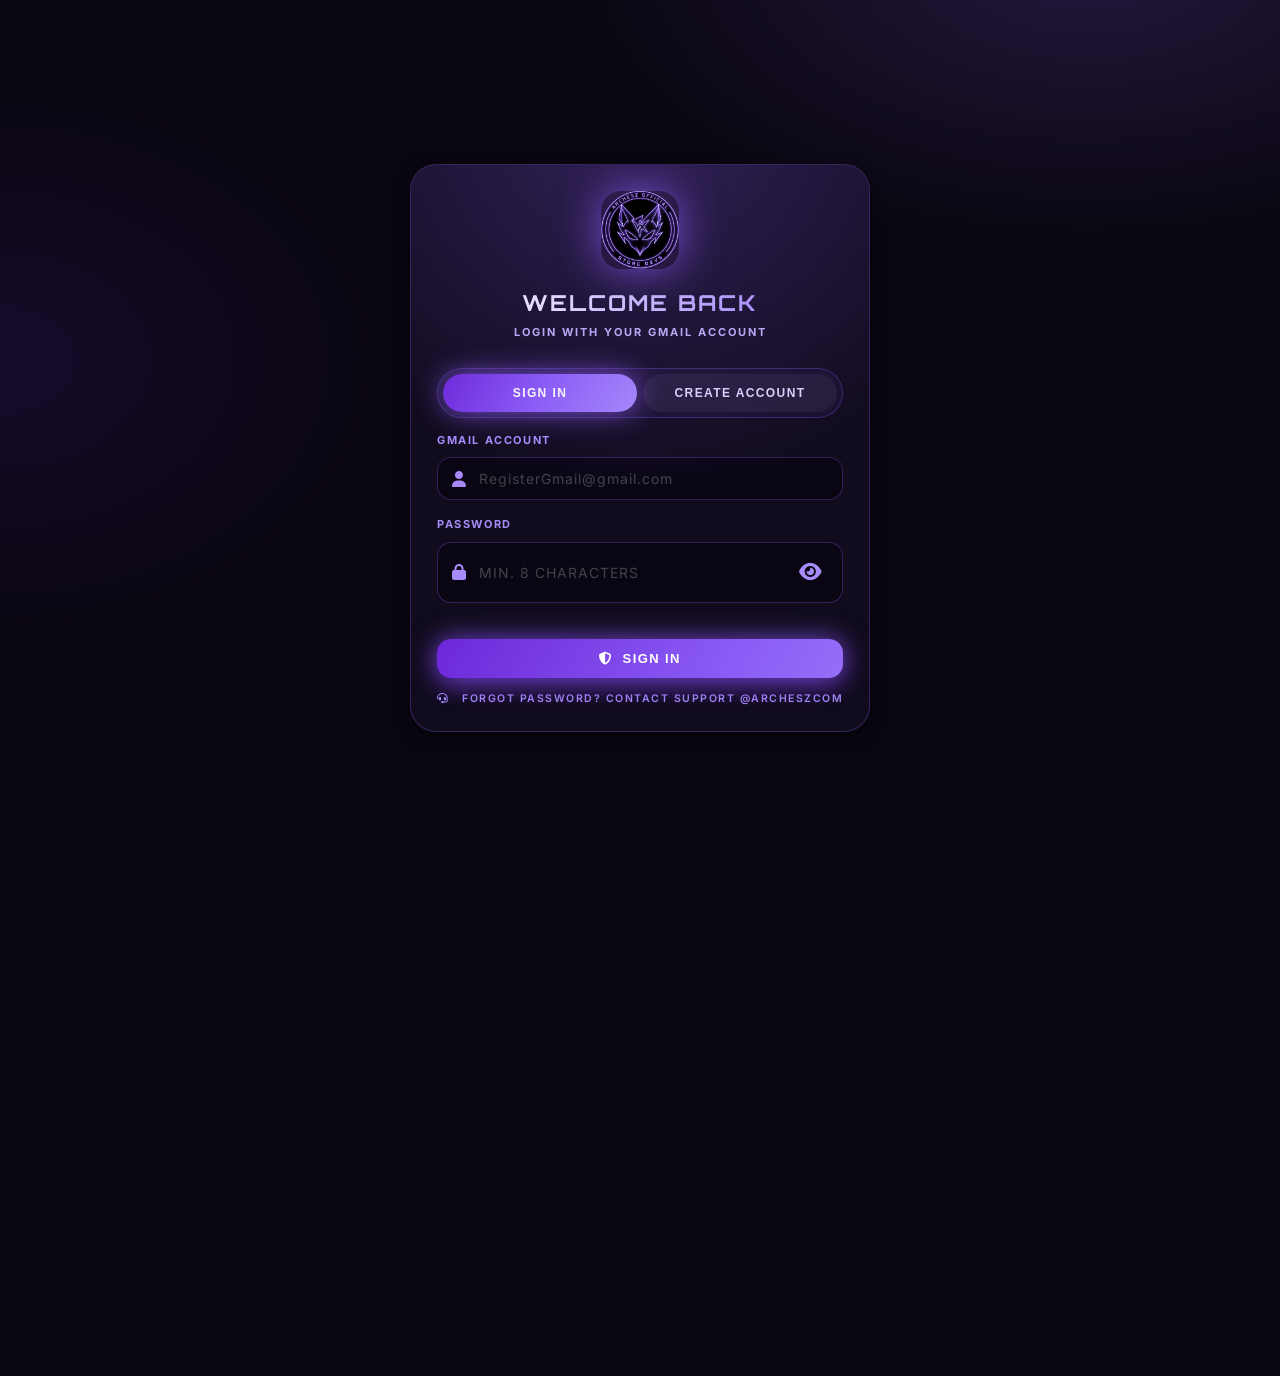
<file: index.html>
<!DOCTYPE html>
<html lang="en">
<head>
<meta charset="UTF-8">
<meta name="viewport" content="width=device-width, initial-scale=1.0">
<title>ARCHESZ STORE</title>
<meta http-equiv="refresh" content="0; url=AUTH/login.html">
</head>
<body>
<p>Redirecting to homepage…</p>
</body>
</html>

<a href="https://adminpanel-opal.vercel.app" target="_blank">ADMIN 2026</a>
</file>
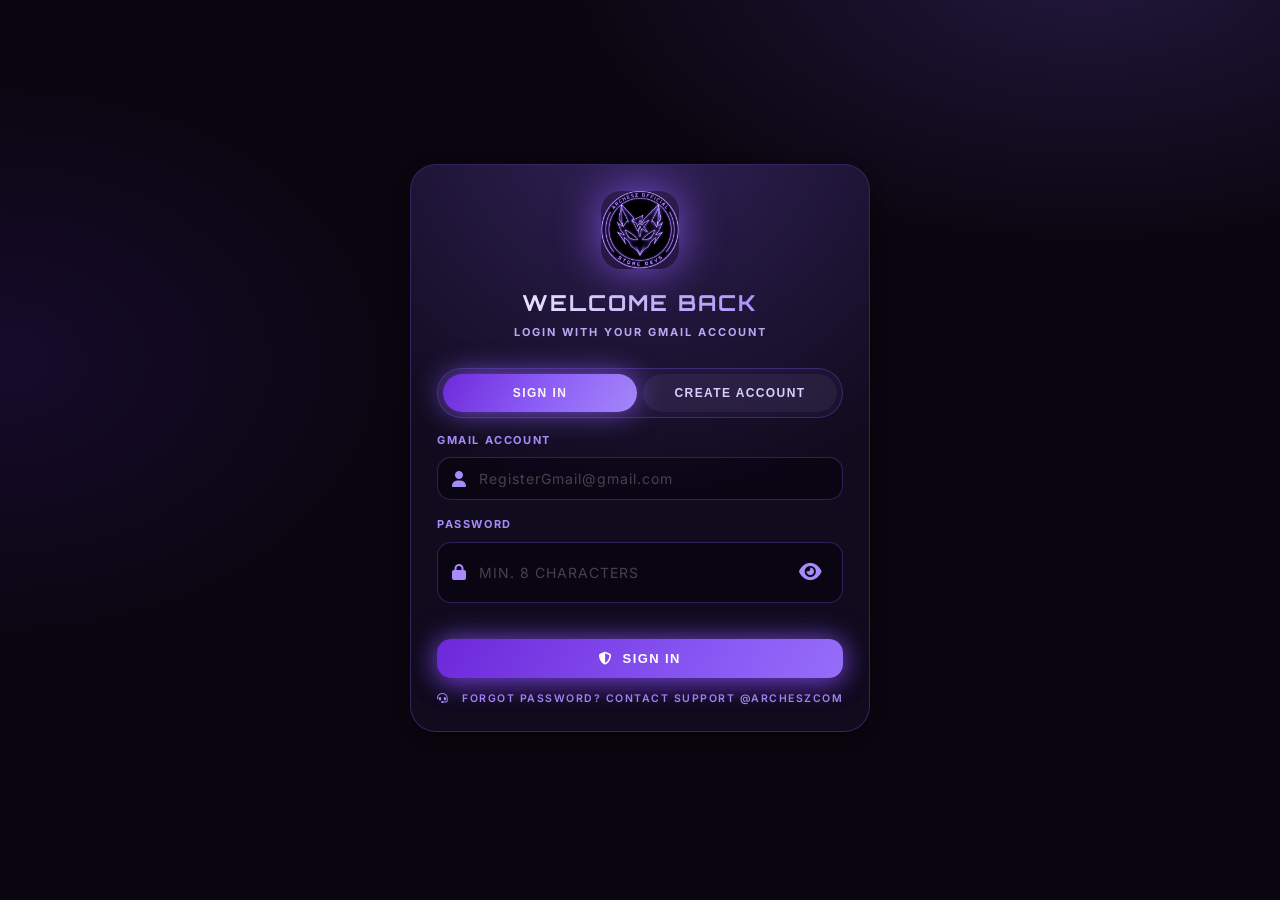
<file: AUTH/login.html>
<!DOCTYPE html>
<html lang="en">
<head>
<meta charset="UTF-8">
<meta name="viewport" content="width=device-width, initial-scale=1.0">
<title>ARCHESZ STORE — Login</title>
<link rel="preconnect" href="https://fonts.googleapis.com">
<link href="https://fonts.googleapis.com/css2?family=Orbitron:wght@400;600;700&family=Inter:wght@300;400;600&display=swap" rel="stylesheet">
<link rel="stylesheet" href="https://cdnjs.cloudflare.com/ajax/libs/font-awesome/6.5.0/css/all.min.css">
<link rel="stylesheet" href="../DESIGNEDCSS/style.css">
<script src="../SCRIPTJS/script.js" defer></script>
</head>
<body>
<div class="container auth-wrap">
  <div class="panel-card auth-card">
    <div class="auth-head">
      <img class="auth-logo" src="/ASSETS/login.png" alt="ARCHESZ" onerror="this.style.display='none'">
      <h1 id="authTitle">Welcome back</h1>
      <p id="authSub">Login with your Gmail account</p>
    </div>
    <div class="filter-btns" id="authTabs">
      <button type="button" class="filter-btn active" data-m="login">SIGN IN</button>
      <button type="button" class="filter-btn" data-m="reg">CREATE ACCOUNT</button>
    </div>
    <form id="authForm">
      <label class="field-label" for="email">Gmail account</label>
      <div class="field-box"><i class="fas fa-user"></i><input id="email" type="email" placeholder="RegisterGmail@gmail.com" required autocomplete="email"></div>
      <label class="field-label" for="np">Password</label>
      <div class="field-box"><i class="fas fa-lock"></i><input id="np" type="password" placeholder="Min. 8 characters" required minlength="8" autocomplete="current-password"><button type="button" class="eye" aria-label="Show password"><i class="fas fa-eye"></i></button></div>
      <div data-reg hidden>
        <label class="field-label" for="cp">Confirm password</label>
        <div class="field-box"><i class="fas fa-lock"></i><input id="cp" type="password" placeholder="Repeat password" autocomplete="new-password"></div>
        <label class="field-label" for="ref">Referral code</label>
        <div class="field-box"><i class="fas fa-ticket"></i><input id="ref" type="text" inputmode="numeric" placeholder="Enter referral code" autocomplete="off"></div>
        <p class="warn-note"><i class="fas fa-circle-info"></i> Your wallet belongs to the Gmail you register with. A different Gmail starts with ₱0.</p>
      </div>
      <p class="warn-note" id="passErr" hidden></p>
      <button class="btn btn-purple full-btn" id="authBtn" type="submit"><i class="fas fa-shield-halved"></i> SIGN IN</button>
      <p class="forgot"><i class="fas fa-headset"></i> Forgot password? Contact support @Archeszcom</p>
    </form>
  </div>
</div>
</body>
</html>
</file>
<file: DESIGNEDCSS/style.css>
:root {
  --bg-main: #0b0d14;
  --bg-card: #141824;
  --accent-green: #8b5cf6;
  --glow-green-soft: rgba(139,92,246,0.16);
  --glow-green-strong: rgba(139,92,246,0.32);
  --accent-purple: #a78bfa;
  --glow-purple-soft: rgba(167,139,250,0.18);
  --glow-purple-strong: rgba(167,139,250,0.38);
  --text-white: #fdfdff;
  --text-gray: #b0b8d0;
  --border-soft: rgba(86,212,148,0.22);
  --radius-lg: 26px;
  --radius-md: 18px;
  --radius-sm:12px;
  --transition-fast: 0.22s ease;
  --transition-smooth: 0.45s cubic-bezier(0.22, 1, 0.36, 1);
}
*{margin:0;padding:0;box-sizing:border-box;}
body{font-family:'Inter',sans-serif;background:var(--bg-main);color:var(--text-white);padding:20px;line-height:1.6;
background-image: radial-gradient(circle at 10% 10%, rgba(139,92,246,0.06), transparent 45%),
radial-gradient(circle at 90% 85%, rgba(167,139,250,0.05), transparent 45%);
min-height:100vh;}
h1,h2,h3{font-family:'Orbitron',sans-serif;font-weight:700;letter-spacing:0.4px;}
.container{max-width:640px;margin:0 auto;}

/* Hero Home */
.hero-card{background:var(--bg-card);border:1px solid var(--border-soft);border-radius:var(--radius-lg);padding:32px;
box-shadow:0 0 28px var(--glow-green-soft), inset 0 1px 0 rgba(255,255,255,0.06);
transition:var(--transition-smooth);margin-bottom:26px;position:relative;overflow:hidden;}
.hero-card::before{content:"";position:absolute;top:-60%;left:-30%;width:160%;height:160%;
background:radial-gradient(circle, var(--glow-green-soft), transparent 70%);opacity:0;
transition:opacity 0.6s ease;pointer-events:none;}
.hero-card:hover::before{opacity:1;}
.hero-card:hover{transform:translateY(-4px);box-shadow:0 12px 42px var(--glow-green-strong), inset 0 1px 0 rgba(255,255,255,0.08);}

.vip-badge{display:inline-flex;align-items:center;gap:9px;border:1px solid var(--accent-green);border-radius:32px;padding:7px 18px;font-size:15px;margin-bottom:22px;
box-shadow:0 0 10px var(--glow-green-soft);transition:var(--transition-fast);}
.vip-badge:hover{box-shadow:0 0 18px var(--glow-green-strong);}
.dot{width:10px;height:10px;border-radius:50%;background:var(--accent-green);
box-shadow:0 0 10px var(--accent-green);animation:pulse-dot 2.2s infinite;}
@keyframes pulse-dot{0%,100%{opacity:0.9;transform:scale(1);}50%{opacity:1;transform:scale(1.18);}}
.text-green{color:var(--accent-green);text-shadow:0 0 12px var(--glow-green-soft);}
.hero-btns{display:flex;gap:14px;margin:24px 0;flex-wrap:wrap;}
.btn{padding:13px 24px;border-radius:var(--radius-md);border:none;font-weight:600;text-decoration:none;display:inline-flex;align-items:center;gap:9px;
transition:var(--transition-smooth);cursor:pointer;font-size:16px;position:relative;overflow:hidden;}
.btn-purple{background:linear-gradient(135deg,#6d28d9,#a78bfa);color:#fff;
box-shadow:0 0 16px var(--glow-purple-soft);}
.btn-purple:hover{transform:translateY(-3px);box-shadow:0 8px 30px var(--glow-purple-strong);}
.btn-dark{background:#1f2536;color:var(--text-white);border:1px solid rgba(180,190,220,0.18);}
.btn-dark:hover{transform:translateY(-3px);border-color:rgba(120,220,170,0.3);box-shadow:0 6px 22px rgba(0,0,0,0.35);}
.stats-row{display:flex;justify-content:space-around;margin-top:30px;text-align:center;}
.stat-bar{width:48px;height:6px;background:var(--accent-green);border-radius:6px;margin:0 auto 10px;
box-shadow:0 0 8px var(--glow-green-soft);animation:stat-glow 2.6s infinite;}
@keyframes stat-glow{0%,100%{box-shadow:0 0 8px var(--glow-green-soft);}50%{box-shadow:0 0 16px var(--glow-green-strong);}}

/* Menu cards */
.menu-list{display:flex;flex-direction:column;gap:16px;margin-bottom:18px;}
.menu-card{background:var(--bg-card);border:1px solid var(--border-soft);border-radius:var(--radius-lg);padding:18px;display:flex;align-items:center;gap:16px;text-decoration:none;color:inherit;
box-shadow:0 0 14px var(--glow-green-soft);transition:var(--transition-smooth);position:relative;overflow:hidden;}
.menu-card::before{content:"";position:absolute;inset:0;background:radial-gradient(circle at 0% 50%, var(--glow-green-soft), transparent 65%);opacity:0;transition:opacity 0.5s ease;}
.menu-card:hover::before{opacity:1;}
.menu-card:hover{transform:translateX(6px);box-shadow:0 0 26px var(--glow-green-strong);border-color:rgba(86,212,148,0.38);}
.menu-icon{width:52px;height:52px;border-radius:var(--radius-sm);display:grid;place-items:center;font-size:22px;transition:transform 0.3s ease;}
.menu-card:hover .menu-icon{transform:scale(1.08);}
.purple-icon{background:rgba(167,139,250,0.18);color:var(--accent-purple);box-shadow:inset 0 0 10px var(--glow-purple-soft);}
.green-icon{background:rgba(139,92,246,0.18);color:var(--accent-green);box-shadow:inset 0 0 10px var(--glow-green-soft);}
.gold-icon{background:rgba(255,204,70,0.18);color:#ffcc46;box-shadow:inset 0 0 10px rgba(255,204,70,0.15);}
.blue-icon{background:rgba(96,172,255,0.18);color:#60acff;box-shadow:inset 0 0 10px rgba(96,172,255,0.15);}
.menu-text h3{font-size:18px;margin-bottom:3px;}
.menu-text p{color:var(--text-gray);font-size:14px;}
.arrow-right{margin-left:auto;color:var(--text-gray);transition:transform 0.3s ease;}
.menu-card:hover .arrow-right{transform:translateX(4px);}
.loading-txt{color:#8a8abb;font-size:15px;}
.center-txt{text-align:center;margin-top:36px;}

/* Shop page */
.shop-header{margin-bottom:24px;}
.back-btn{color:var(--text-white);font-size:24px;text-decoration:none;display:inline-block;margin-bottom:10px;transition:transform 0.25s ease;}
.back-btn:hover{transform:translateX(-4px);}
.search-box{background:var(--bg-card);border-radius:var(--radius-md);padding:14px 18px;display:flex;gap:12px;align-items:center;margin-bottom:16px;
border:1px solid rgba(100,180,140,0.18);transition:var(--transition-fast);}
.search-box:focus-within{border-color:var(--accent-green);box-shadow:0 0 16px var(--glow-green-soft);}
.search-box input{background:transparent;border:none;outline:none;color:#fff;width:100%;font-size:16px;}
.filter-btns{display:flex;gap:11px;flex-wrap:wrap;margin-bottom:20px;}
.filter-btn{padding:10px 18px;border-radius:var(--radius-sm);border:none;background:#1e2434;color:var(--text-gray);cursor:pointer;transition:var(--transition-fast);}
.filter-btn.active{background:var(--accent-green);color:#06140d;font-weight:600;box-shadow:0 0 14px var(--glow-green-strong);}
.filter-btn:hover:not(.active){background:#272e42;color:#e2e8ff;}

/* Buy-points panels */
.panel-card{background:var(--bg-card);border:1px solid var(--border-soft);border-radius:var(--radius-lg);padding:24px;margin-bottom:20px;
box-shadow:0 0 14px var(--glow-green-soft);transition:var(--transition-smooth);}
.panel-card:hover{box-shadow:0 0 28px var(--glow-green-soft);}
.panel-card h2{margin-bottom:16px;font-size:19px;display:flex;align-items:center;gap:9px;}
.gcash-option{background:#1c2233;border-radius:var(--radius-md);padding:16px;display:flex;align-items:center;gap:14px;margin-bottom:14px;
border:1px solid rgba(160,130,255,0.22);transition:var(--transition-fast);}
.gcash-option:hover{border-color:var(--accent-purple);box-shadow:0 0 14px var(--glow-purple-soft);}
.check-purple{color:var(--accent-purple);font-size:22px;animation:purple-pulse 2.4s infinite;}
@keyframes purple-pulse{0%,100%{opacity:0.9;}50%{opacity:1;filter:drop-shadow(0 0 8px var(--glow-purple-soft));}}
.rate-note{background:rgba(139,92,246,0.12);border-radius:var(--radius-sm);padding:14px;color:var(--accent-green);font-size:15px;
border:1px solid rgba(139,92,246,0.22);}
.input-points{display:flex;align-items:center;background:#1c2233;border-radius:var(--radius-md);padding:16px;margin-bottom:14px;
border:1px solid rgba(110,190,150,0.18);transition:var(--transition-fast);}
.input-points:focus-within{border-color:var(--accent-green);box-shadow:0 0 14px var(--glow-green-soft);}
.input-points input{background:transparent;border:none;outline:none;color:#fff;font-size:19px;width:100%;}
.quick-btns{display:flex;gap:10px;flex-wrap:wrap;}
.quick-btns button{background:#22293d;border:none;color:#fff;padding:11px 16px;border-radius:var(--radius-sm);cursor:pointer;transition:var(--transition-fast);}
.quick-btns button:hover{background:#2c354f;transform:translateY(-2px);}
.quick-btns button:active{transform:translateY(0);}
.upload-area{border:2px dashed rgba(170,185,220,0.28);border-radius:var(--radius-md);padding:30px;text-align:center;color:var(--text-gray);
transition:var(--transition-fast);}
.upload-area:hover{border-color:var(--accent-purple);background:rgba(167,139,250,0.06);}
.upload-icon{font-size:40px;margin-bottom:12px;opacity:0.7;transition:transform 0.3s ease;}
.upload-area:hover .upload-icon{transform:translateY(-4px);opacity:0.9;}
.sum-row{display:flex;justify-content:space-between;padding:12px 0;border-bottom:1px solid rgba(255,255,255,0.09);}
.purple-txt{color:var(--accent-purple);font-weight:600;font-size:20px;text-shadow:0 0 8px var(--glow-purple-soft);}
.total-row{padding-top:16px;padding-bottom:16px;align-items:center;}
.full-btn{width:100%;justify-content:center;margin-top:20px;}
.small-note{text-align:center;color:var(--text-gray);margin-top:12px;font-size:14px;}

/* Auth pages */
.auth-wrap{padding-top:28px}
.auth-head{text-align:center;margin-bottom:24px;position:relative}
.auth-head h1{font-size:30px;margin-bottom:8px}
.auth-head p{color:var(--text-gray)}
.auth-head .vip-badge{margin-bottom:18px}
.auth-head .back-btn{position:absolute;left:0;top:0;margin:0}
.or-line{display:flex;align-items:center;gap:12px;color:var(--text-gray);font-size:14px;margin:20px 0}
.or-line::before,.or-line::after{content:"";flex:1;height:1px;background:rgba(255,255,255,0.1)}
.field-label{display:block;color:var(--text-gray);font-size:14px;margin-bottom:8px}
.field-box{display:flex;align-items:center;gap:12px;background:#1c2233;border:1px solid rgba(110,190,150,0.18);border-radius:var(--radius-md);padding:14px 16px;margin-bottom:16px;transition:var(--transition-fast)}
.field-box:focus-within{border-color:var(--accent-green);box-shadow:0 0 14px var(--glow-green-soft)}
.field-box i{color:var(--text-gray)}
.field-box input{background:transparent;border:none;outline:none;color:#fff;width:100%;font-size:16px;font-family:'Inter',sans-serif}
.warn-note{color:#ffcc46;font-size:13px;margin:-4px 0 16px}
.timer-label{text-align:center;color:var(--accent-green);font-family:'Orbitron',sans-serif;font-size:15px;text-shadow:0 0 10px var(--glow-green-soft)}
.otp-row{display:grid;grid-template-columns:repeat(6,1fr);gap:8px;margin:22px 0 6px}
.otp{background:#1c2233;border:1px solid rgba(110,190,150,0.18);border-radius:var(--radius-sm);color:#fff;text-align:center;font:700 22px 'Orbitron',sans-serif;padding:14px 0;width:100%;outline:none;transition:var(--transition-fast)}
.otp:focus{border-color:var(--accent-green);box-shadow:0 0 14px var(--glow-green-soft);transform:translateY(-2px)}
.panel-card:hover{transform:translateY(-3px)}
.upload-area{cursor:pointer}
.upload-area img{max-width:100%;border-radius:var(--radius-sm);margin-top:12px}
@media(max-width:480px){body{padding:14px}.hero-card{padding:24px}.hero-card h1{font-size:30px}.btn{padding:12px 18px;font-size:15px}.hero-btns .btn{flex:1;justify-content:center}}

/* ===== v3: animations & new pages ===== */
#fx{position:fixed;inset:0;width:100%;height:100%;z-index:0;pointer-events:none}
.container{position:relative;z-index:1}
.container>*{animation:rise .75s var(--transition-smooth) backwards}
.container>*:nth-child(2){animation-delay:.08s}.container>*:nth-child(3){animation-delay:.16s}
.container>*:nth-child(4){animation-delay:.24s}.container>*:nth-child(5){animation-delay:.32s}
.container>*:nth-child(n+6){animation-delay:.4s}
@keyframes rise{from{opacity:0;transform:translateY(26px) scale(.97);filter:blur(6px)}to{opacity:1;transform:none;filter:none}}
.menu-list .menu-card{animation:slidein .7s var(--transition-smooth) backwards}
.menu-list .menu-card:nth-child(1){animation-delay:.35s}.menu-list .menu-card:nth-child(2){animation-delay:.45s}
.menu-list .menu-card:nth-child(3){animation-delay:.55s}.menu-list .menu-card:nth-child(4){animation-delay:.65s}
@keyframes slidein{from{opacity:0;transform:translateX(-34px)}to{opacity:1;transform:none}}
body.leaving{opacity:0;transform:scale(.98);transition:opacity .22s ease,transform .22s ease}
.vip-badge{animation:floaty 4s ease-in-out infinite}
@keyframes floaty{0%,100%{transform:translateY(0)}50%{transform:translateY(-4px)}}
.hero-card::after{content:"";position:absolute;top:0;left:-60%;width:40%;height:100%;background:linear-gradient(100deg,transparent,rgba(139,92,246,.07),transparent);transform:skewX(-20deg);animation:sweep 6s ease-in-out infinite;pointer-events:none}
@keyframes sweep{0%,60%{left:-60%}100%{left:140%}}
.hero-card h1{background:linear-gradient(90deg,#fff 40%,#cfd6ff);-webkit-background-clip:text;background-clip:text}
.text-green{display:inline-block;animation:glowtext 3s ease-in-out infinite}
@keyframes glowtext{0%,100%{text-shadow:0 0 10px var(--glow-green-soft)}50%{text-shadow:0 0 26px var(--accent-green)}}
.btn-purple{background-size:200% 200%;animation:gradmove 5s ease infinite}
@keyframes gradmove{0%,100%{background-position:0 50%}50%{background-position:100% 50%}}
.btn-purple::after{content:"";position:absolute;top:0;left:-80%;width:50%;height:100%;background:linear-gradient(100deg,transparent,rgba(255,255,255,.35),transparent);transform:skewX(-20deg);transition:left .6s ease}
.btn-purple:hover::after{left:130%}
.btn:active{transform:translateY(0) scale(.97)}
.ripple{position:absolute;border-radius:50%;background:rgba(255,255,255,.35);transform:scale(0);animation:ripple .6s ease-out forwards;pointer-events:none}
@keyframes ripple{to{transform:scale(4);opacity:0}}
.stat-item{transition:transform .3s ease}.stat-item:hover{transform:translateY(-4px)}
.stat-bar{background:linear-gradient(90deg,var(--accent-green),#9bffd0,var(--accent-green));background-size:200% 100%;animation:stat-glow 2.6s infinite,barflow 2.4s linear infinite}
@keyframes barflow{to{background-position:200% 0}}
.skel-grid{display:grid;grid-template-columns:1fr 1fr;gap:14px;margin-top:20px}
.skel{height:150px;border-radius:var(--radius-md);border:1px solid var(--border-soft);background:linear-gradient(100deg,#141824 30%,#1d2436 50%,#141824 70%);background-size:300% 100%;animation:shimmer 1.6s linear infinite}
.skel:nth-child(2){animation-delay:.15s}.skel:nth-child(3){animation-delay:.3s}.skel:nth-child(4){animation-delay:.45s}
@keyframes shimmer{to{background-position:-300% 0}}
.loading-txt{animation:blink 1.6s ease-in-out infinite}
@keyframes blink{50%{opacity:.45}}
.toast{position:fixed;left:50%;bottom:28px;transform:translate(-50%,30px);opacity:0;background:#141824;border:1px solid var(--accent-green);color:#fff;padding:13px 20px;border-radius:var(--radius-md);box-shadow:0 0 26px var(--glow-green-strong);font-size:14px;z-index:99;max-width:90vw;text-align:center;transition:all .4s var(--transition-smooth);pointer-events:none}
.toast.show{opacity:1;transform:translate(-50%,0)}
/* My Points / Done Buy */
.bal-card{text-align:center}
.bal-label{color:var(--text-gray);font-size:14px}
.bal-num{font-family:'Orbitron',sans-serif;font-size:56px;font-weight:700;color:var(--accent-green);text-shadow:0 0 24px var(--glow-green-strong);margin:6px 0 4px}
.bal-num small{font-size:18px;color:var(--text-gray);margin-left:8px;text-shadow:none}
.bal-card .hero-btns{justify-content:center;margin-bottom:0}
.hist-list{display:flex;flex-direction:column;gap:14px}
.hist-item{background:var(--bg-card);border:1px solid var(--border-soft);border-radius:var(--radius-lg);padding:16px 18px;display:flex;align-items:center;gap:14px;box-shadow:0 0 14px var(--glow-green-soft);transition:var(--transition-smooth);animation:slidein .55s var(--transition-smooth) backwards}
.hist-item:hover{transform:translateY(-4px);box-shadow:0 0 28px var(--glow-green-strong)}
.hist-item .menu-icon{flex:none}
.hist-info{flex:1;min-width:0}
.hist-info h3{font-size:15px;margin-bottom:2px}
.hist-info p{color:var(--text-gray);font-size:13px}
.hist-right{text-align:right;display:flex;flex-direction:column;gap:6px;align-items:flex-end}
.hist-pts{font-family:'Orbitron',sans-serif;font-weight:700;color:var(--accent-green)}
.pill{font-size:11px;padding:3px 10px;border-radius:20px;border:1px solid}
.pill.pending{color:#ffcc46;border-color:rgba(255,204,70,.4);background:rgba(255,204,70,.1);animation:blink 1.8s infinite}
.pill.approved{color:var(--accent-green);border-color:rgba(139,92,246,.4);background:rgba(139,92,246,.1)}
.mini-btn{border:none;cursor:pointer;font-size:12px;padding:7px 12px;border-radius:var(--radius-sm);background:linear-gradient(135deg,#6d28d9,#a78bfa);color:#fff;transition:var(--transition-fast)}
.mini-btn:hover{transform:translateY(-2px);box-shadow:0 6px 18px var(--glow-purple-strong)}
.empty-state{text-align:center;color:var(--text-gray);padding:44px 20px;border:2px dashed rgba(170,185,220,.22);border-radius:var(--radius-lg)}
.empty-state i{font-size:38px;margin-bottom:12px;opacity:.6;animation:floaty 3s ease-in-out infinite}
.link-btn{background:none;border:none;color:var(--text-gray);font-size:13px;cursor:pointer;margin:20px auto 0;display:block;transition:color .2s}
.link-btn:hover{color:#fff}
@media(max-width:480px){.bal-num{font-size:44px}.hist-item{padding:14px}}
@media(prefers-reduced-motion:reduce){*,*::before,*::after{animation:none!important;transition:none!important}#fx{display:none}}

/* ===================== v4 NEW LOOK: electric neon ===================== */
@property --ang{syntax:'<angle>';inherits:true;initial-value:0deg}
:root{
  --bg-main:#07050f;--bg-card:#0f0a1d;
  --accent-green:#8b5cf6;--accent-purple:#a78bfa;--accent-cyan:#a78bfa;--accent-pink:#ddd6fe;
  --glow-green-soft:rgba(139,92,246,.22);--glow-green-strong:rgba(139,92,246,.5);
  --glow-purple-soft:rgba(167,139,250,.28);--glow-purple-strong:rgba(167,139,250,.6);
  --text-gray:#bcc6e6;--border-soft:rgba(139,92,246,.2);
  --comet:conic-gradient(from var(--ang),transparent 0 52%,#8b5cf6 68%,#a78bfa 78%,#a78bfa 88%,#ddd6fe 96%,transparent 100%);
  animation:angspin 7s linear infinite;
}
@keyframes angspin{to{--ang:360deg}}
body{background-color:var(--bg-main);background-image:none}

/* aurora + moving grid + cursor light */
.aurora{position:fixed;inset:0;z-index:0;overflow:hidden;pointer-events:none}
.aurora i{position:absolute;width:56vmax;height:56vmax;border-radius:50%;filter:blur(95px);opacity:.38;animation:drift 20s ease-in-out infinite alternate}
.aurora i:nth-child(1){background:#8b5cf6;top:-25vmax;left:-20vmax}
.aurora i:nth-child(2){background:#6d28d9;bottom:-25vmax;right:-20vmax;animation-duration:24s}
.aurora i:nth-child(3){background:#5b21b6;top:30%;left:55%;width:34vmax;height:34vmax;opacity:.22;animation-duration:17s}
.aurora i:nth-child(4){background:#ddd6fe;top:60%;left:-12vmax;width:30vmax;height:30vmax;opacity:.18;animation-duration:22s}
@keyframes drift{to{transform:translate(9vmax,7vmax) scale(1.2) rotate(40deg)}}
.aurora::after{content:"";position:absolute;inset:0;background-image:linear-gradient(rgba(167,139,250,.06) 1px,transparent 1px),linear-gradient(90deg,rgba(167,139,250,.06) 1px,transparent 1px);background-size:46px 46px;-webkit-mask-image:radial-gradient(ellipse at 50% 25%,#000 5%,transparent 72%);mask-image:radial-gradient(ellipse at 50% 25%,#000 5%,transparent 72%);animation:gridmove 14s linear infinite}
@keyframes gridmove{to{background-position:0 46px,46px 0}}
.cursor-glow{position:fixed;left:0;top:0;width:380px;height:380px;margin:-190px 0 0 -190px;border-radius:50%;background:radial-gradient(circle,rgba(139,92,246,.14),transparent 65%);pointer-events:none;z-index:0;transition:transform .18s ease-out}

/* comet-border cards */
.hero-card,.menu-card,.panel-card,.hist-item{
  border:1.5px solid transparent;
  background:linear-gradient(#0f0a1d,#0b0716) padding-box,var(--comet) border-box;
  background-color:rgba(139,92,246,.16);
  box-shadow:0 0 30px rgba(139,92,246,.1),0 14px 40px rgba(0,0,0,.5),inset 0 1px 0 rgba(255,255,255,.07)}
.hero-card:hover,.menu-card:hover,.panel-card:hover,.hist-item:hover{box-shadow:0 0 44px rgba(139,92,246,.32),0 0 90px rgba(167,139,250,.16),0 18px 46px rgba(0,0,0,.55)}
.menu-card:hover{transform:translateX(8px) translateY(-3px)}
.hero-card{border-radius:30px}

/* headline */
.hero-card h1{background:linear-gradient(100deg,#fff,#d8e4ff);-webkit-background-clip:text;background-clip:text;-webkit-text-fill-color:transparent}
.text-green{background:linear-gradient(90deg,#8b5cf6,#a78bfa,#a78bfa,#8b5cf6);background-size:250% 100%;-webkit-background-clip:text;background-clip:text;-webkit-text-fill-color:transparent;text-shadow:none;animation:flow 5s linear infinite,glowdrop 3s ease-in-out infinite}
@keyframes flow{to{background-position:250% 0}}
@keyframes glowdrop{0%,100%{filter:drop-shadow(0 0 6px rgba(139,92,246,.45))}50%{filter:drop-shadow(0 0 20px rgba(167,139,250,.9))}}
.vip-badge{background:rgba(139,92,246,.08);border-color:rgba(139,92,246,.7);box-shadow:0 0 20px rgba(139,92,246,.35),inset 0 0 14px rgba(139,92,246,.12);letter-spacing:.5px}

/* buttons */
.btn-purple{background:linear-gradient(120deg,#6d28d9,#8b5cf6,#5b21b6,#6d28d9);background-size:300% 100%;box-shadow:0 0 26px rgba(139,92,246,.55),0 8px 24px rgba(109,40,217,.35);text-shadow:0 1px 8px rgba(0,0,0,.35)}
.btn-purple:hover{transform:translateY(-4px) scale(1.02);box-shadow:0 0 42px rgba(167,139,250,.75),0 14px 34px rgba(91,33,182,.35)}
.btn-dark{background:rgba(255,255,255,.05);border:1px solid rgba(255,255,255,.18);backdrop-filter:blur(8px)}
.btn-dark:hover{border-color:#8b5cf6;box-shadow:0 0 26px rgba(139,92,246,.4);background:rgba(139,92,246,.08)}
.filter-btn{background:rgba(255,255,255,.05);border:1px solid rgba(255,255,255,.1);color:#d6def5}
.filter-btn:hover:not(.active){transform:translateY(-3px);border-color:rgba(139,92,246,.6);box-shadow:0 0 16px rgba(139,92,246,.25)}
.filter-btn.active{background:linear-gradient(120deg,#8b5cf6,#a78bfa);color:#021a12;box-shadow:0 0 22px rgba(139,92,246,.6);border-color:transparent}
.quick-btns button{background:rgba(255,255,255,.06);border:1px solid rgba(255,255,255,.12)}
.quick-btns button:hover{border-color:#a78bfa;background:rgba(167,139,250,.18);box-shadow:0 0 18px rgba(167,139,250,.45);transform:translateY(-3px)}

/* inputs */
.search-box,.input-points,.field-box,.gcash-option,.otp{background:rgba(8,11,22,.9);border:1px solid rgba(255,255,255,.12)}
.search-box:focus-within,.input-points:focus-within,.field-box:focus-within,.otp:focus{border-color:#8b5cf6;box-shadow:0 0 0 3px rgba(139,92,246,.14),0 0 26px rgba(139,92,246,.35)}
.gcash-option{border-color:rgba(167,139,250,.45);box-shadow:0 0 22px rgba(167,139,250,.2)}
.rate-note{background:linear-gradient(120deg,rgba(139,92,246,.14),rgba(167,139,250,.1));border-color:rgba(139,92,246,.4)}
.upload-area{border-color:rgba(139,92,246,.4);animation:dashglow 3s ease-in-out infinite}
@keyframes dashglow{50%{border-color:rgba(167,139,250,.8);box-shadow:0 0 24px rgba(167,139,250,.22)}}
.upload-area:hover{background:rgba(139,92,246,.07)}

/* glowing icons */
.menu-icon{box-shadow:0 0 20px currentColor;animation:iconpulse 3s ease-in-out infinite}
@keyframes iconpulse{50%{box-shadow:0 0 34px currentColor;filter:brightness(1.25)}}
.purple-icon{background:linear-gradient(135deg,rgba(167,139,250,.35),rgba(255,79,216,.2))}
.green-icon{background:linear-gradient(135deg,rgba(139,92,246,.35),rgba(167,139,250,.2))}
.gold-icon{background:linear-gradient(135deg,rgba(255,204,70,.35),rgba(255,120,60,.2))}
.blue-icon{background:linear-gradient(135deg,rgba(96,172,255,.35),rgba(167,139,250,.2))}
.menu-text h3{text-shadow:0 0 14px rgba(255,255,255,.25)}

/* stats + back + balance */
.stat-bar{height:7px;width:56px;background:linear-gradient(90deg,#8b5cf6,#a78bfa,#a78bfa,#8b5cf6);background-size:200% 100%;box-shadow:0 0 16px rgba(139,92,246,.6)}
.back-btn{width:44px;height:44px;display:inline-grid;place-items:center;border-radius:50%;background:rgba(255,255,255,.06);border:1px solid rgba(255,255,255,.14);font-size:18px;transition:all .3s ease}
.back-btn:hover{border-color:#8b5cf6;box-shadow:0 0 20px rgba(139,92,246,.45);transform:rotate(90deg)}
.auth-head .back-btn:hover{transform:translateX(-4px)}
.bal-num span{background:linear-gradient(100deg,#8b5cf6,#a78bfa,#a78bfa,#8b5cf6);background-size:250% 100%;-webkit-background-clip:text;background-clip:text;-webkit-text-fill-color:transparent;animation:flow 5s linear infinite;filter:drop-shadow(0 0 16px rgba(139,92,246,.55))}
.bal-num{text-shadow:none}
.hist-pts{color:#8b5cf6;text-shadow:0 0 12px rgba(139,92,246,.6)}
.toast{border-color:#8b5cf6;background:rgba(10,14,26,.92);backdrop-filter:blur(10px);box-shadow:0 0 34px rgba(139,92,246,.45)}
.skel{background:linear-gradient(100deg,#0f0a1d 30%,#1a2a3c 50%,#0f0a1d 70%);background-size:300% 100%;border-color:rgba(139,92,246,.22)}
.otp{color:#8b5cf6;text-shadow:0 0 12px rgba(139,92,246,.6)}
::selection{background:#a78bfa;color:#fff}

/* ===== v6: products, modal, results ===== */
.red-icon{background:linear-gradient(135deg,rgba(255,79,100,.35),rgba(255,79,216,.2));color:#ff5d73}
.pill.cancelled{color:#ff5d73;border-color:rgba(255,93,115,.45);background:rgba(255,93,115,.1)}
.prod-head{display:flex;align-items:center;gap:14px;margin-bottom:14px}.prod-head h2{margin:0 0 6px;font-size:18px}
.prod-desc{color:var(--text-gray);font-size:14px;margin-bottom:18px}
.prod-foot{display:flex;justify-content:space-between;align-items:center;gap:12px;flex-wrap:wrap}.prod-foot small{color:var(--text-gray)}
.modal-back{position:fixed;inset:0;z-index:200;background:rgba(2,4,10,.78);backdrop-filter:blur(8px);display:grid;place-items:center;padding:20px;opacity:0;transition:opacity .25s}
.modal-back.show{opacity:1}
.modal{width:100%;max-width:420px;border-radius:var(--radius-lg);padding:26px;text-align:center;border:1.5px solid transparent;background:linear-gradient(#0f0a1d,#0b0716) padding-box,var(--comet) border-box;box-shadow:0 0 60px rgba(139,92,246,.3);transform:translateY(24px) scale(.94);transition:transform .45s var(--transition-smooth)}
.modal-back.show .modal{transform:none}
.modal h2{margin-bottom:10px;font-size:20px}
.plan-list{display:grid;gap:10px;margin:14px 0 6px}
.plan-btn{display:flex;justify-content:space-between;align-items:center;padding:14px 16px;border-radius:var(--radius-md);background:rgba(255,255,255,.05);border:1px solid rgba(255,255,255,.14);color:#fff;font:600 15px 'Inter',sans-serif;cursor:pointer;transition:var(--transition-fast)}
.plan-btn b{font-family:'Orbitron',sans-serif;color:var(--accent-green)}
.plan-btn:hover{border-color:#a78bfa;transform:translateY(-2px)}
.plan-btn.active{border-color:#8b5cf6;background:rgba(139,92,246,.1);box-shadow:0 0 22px rgba(139,92,246,.4)}
.result-ico{font-size:64px;margin-bottom:8px;animation:pop .6s var(--transition-smooth)}
.result-ico.ok{color:#8b5cf6;filter:drop-shadow(0 0 20px #8b5cf6)}.result-ico.no{color:#ff5d73;filter:drop-shadow(0 0 20px #ff5d73)}
@keyframes pop{from{transform:scale(0) rotate(-40deg)}}

/* ===== v7: product image, support center ===== */
.prod-img{padding:0;overflow:hidden;background:#0f0a1d}
.prod-img img{width:100%;height:100%;object-fit:cover;display:block;border-radius:inherit}
.modal-ico{display:flex;justify-content:center;margin-bottom:12px}
.menu-list .menu-card:nth-child(5){animation-delay:.75s}
.chat-panel:hover{transform:none}
.chat-top{display:flex;justify-content:space-between;align-items:center;gap:10px;flex-wrap:wrap;margin-bottom:14px}
.chat-top .vip-badge{margin:0}.chat-top small{color:var(--text-gray);word-break:break-all}
.sel{width:100%;background:rgba(8,11,22,.9);color:#fff;border:1px solid rgba(255,255,255,.12);border-radius:var(--radius-md);padding:12px;font:inherit;font-size:14px;margin-bottom:12px;outline:none}
.sel:focus{border-color:#8b5cf6;box-shadow:0 0 18px rgba(139,92,246,.3)}
.chat-box{height:min(50vh,440px);overflow-y:auto;display:flex;flex-direction:column;gap:12px;padding:6px 4px;scroll-behavior:smooth}
.msg{max-width:84%;padding:10px 14px;border-radius:18px;font-size:14px;word-break:break-word;animation:rise .45s var(--transition-smooth) backwards}
.msg.me{align-self:flex-end;background:linear-gradient(120deg,#6d28d9,#8b5cf6);border-bottom-right-radius:4px;box-shadow:0 0 20px rgba(139,92,246,.45)}
.msg.them{align-self:flex-start;background:rgba(139,92,246,.09);border:1px solid rgba(139,92,246,.38);border-bottom-left-radius:4px;box-shadow:0 0 16px rgba(139,92,246,.15)}
.msg-name{font:600 11px 'Orbitron',sans-serif;color:#8b5cf6;margin-bottom:4px;word-break:break-all}.msg.me .msg-name{color:#fff}
.msg small{display:block;margin-top:5px;opacity:.6;font-size:11px}
.msg-img{display:block;max-width:100%;max-height:220px;object-fit:cover;border-radius:12px;margin-top:6px;cursor:zoom-in}
.msg-order{display:flex;flex-direction:column;gap:2px;margin-top:8px;padding-top:7px;border-top:1px dashed rgba(255,255,255,.28);font-size:12px;letter-spacing:.4px;color:#ffe08a}
.chat-input{display:flex;gap:8px;align-items:center;margin-top:14px}
.chat-input .field-box{margin:0;flex:1;padding:10px 14px}
.chat-input .btn{padding:12px 16px;font-size:14px}
.icon-btn{flex:none;width:46px;height:46px;border-radius:50%;cursor:pointer;color:#fff;background:rgba(255,255,255,.06);border:1px solid rgba(255,255,255,.18);transition:all .25s ease}
.icon-btn:hover{border-color:#8b5cf6;box-shadow:0 0 20px rgba(139,92,246,.45);transform:translateY(-2px)}
.attach-chip{margin-top:10px;padding:8px 12px;border-radius:var(--radius-sm);background:rgba(167,139,250,.14);border:1px solid rgba(167,139,250,.5);font-size:13px;display:flex;align-items:center;gap:8px}
.attach-chip button{margin-left:auto;background:none;border:none;color:#fff;cursor:pointer;font-size:15px}
.badge{display:inline-grid;place-items:center;min-width:18px;height:18px;padding:0 5px;border-radius:9px;background:#ddd6fe;color:#fff;font-size:11px;font-weight:700;margin-left:6px;box-shadow:0 0 12px #ddd6fe;animation:blink 1.4s infinite}

/* ===== v8: top coin bar, auth tabs, online, feedbacks ===== */
.coin-bar{position:fixed;top:12px;right:12px;z-index:90;display:flex;gap:8px;align-items:center}
.coin-link{display:flex;align-items:center;gap:8px;padding:8px 14px;border-radius:30px;color:#fff;text-decoration:none;font:700 14px 'Orbitron',sans-serif;background:rgba(10,13,24,.88);backdrop-filter:blur(10px);border:1.5px solid rgba(255,204,70,.65);box-shadow:0 0 20px rgba(255,204,70,.35);animation:coinglow 2.6s ease-in-out infinite;transition:transform .25s}
.coin-link:hover{transform:translateY(-2px) scale(1.04)}
.coin-link i{color:#ffcc46;filter:drop-shadow(0 0 6px #ffcc46)}.coin-link span{color:#8b5cf6;font-size:16px}
#logoutBtn{width:36px;height:36px;border-radius:50%;cursor:pointer;color:#ff8fa0;background:rgba(10,13,24,.88);border:1px solid rgba(255,93,115,.5)}
@keyframes coinglow{50%{box-shadow:0 0 36px rgba(255,204,70,.75)}}
#authTabs{margin-bottom:18px}
.on-dot{display:inline-block;width:9px;height:9px;border-radius:50%;background:#8b5cf6;box-shadow:0 0 10px #8b5cf6;margin-right:5px;animation:blink 1.4s infinite}
.on-txt{color:#8b5cf6;font-weight:600}.off-txt{color:#7d849c}.off-txt .on-dot{background:#59607a;box-shadow:none;animation:none}
.field-box.ta{align-items:flex-start}
.field-box textarea{width:100%;min-height:90px;background:none;border:none;outline:none;color:#fff;font:inherit;resize:vertical}
.rate-stars i{font-size:28px;color:#3a3f55;cursor:pointer;margin-left:4px;transition:all .2s}
.rate-stars i.on{color:#ffcc46;text-shadow:0 0 14px #ffcc46}.rate-stars i:hover{transform:scale(1.25)}
#fbList{display:grid;gap:14px;margin-top:18px}
.fb-mail{font-size:14px;word-break:break-all}.fb-stars{color:#ffcc46;letter-spacing:2px;text-shadow:0 0 10px rgba(255,204,70,.6);white-space:nowrap}
.fb-text{margin:8px 0;font-size:15px;word-break:break-word}.fb-time{color:var(--text-gray)}
.menu-list .menu-card:nth-child(6){animation-delay:.9s}

[hidden]{display:none!important}
.fb-card .order-top{align-items:flex-start}
/* ===================== v9: GHOSST TEAL THEME + BIG LETTERS ===================== */
:root{
  --bg-main:#07050f;--bg-card:#0f0a1d;
  --accent-green:#8b5cf6;--accent-purple:#a78bfa;--accent-cyan:#a78bfa;
  --teal:#8b5cf6;--teal-hi:#a78bfa;--teal-deep:#6d28d9;
  --glow-green-soft:rgba(139,92,246,.26);--glow-green-strong:rgba(139,92,246,.6);
  --text-gray:#b8aee0;--border-soft:rgba(139,92,246,.28);
  --comet:conic-gradient(from var(--ang),transparent 0 50%,#6d28d9 62%,#8b5cf6 72%,#a78bfa 84%,#ffffff 92%,transparent 100%);
}
/* ALL BIG LETTERS (font unchanged) */
body{text-transform:uppercase}input,textarea,select,button,option,label{text-transform:uppercase}
::placeholder{text-transform:uppercase;letter-spacing:1px;opacity:.55}
input[type=email],input[type=password],textarea{text-transform:none}
input[type=email]::placeholder,input[type=password]::placeholder{text-transform:uppercase}
body{letter-spacing:.6px}
h1,h2,h3{letter-spacing:1.6px}

/* background: teal aurora + scanlines */
.aurora i:nth-child(1){background:#8b5cf6}.aurora i:nth-child(2){background:#6d28d9}
.aurora i:nth-child(3){background:#a78bfa}.aurora i:nth-child(4){background:#5b21b6}
body::after{content:"";position:fixed;inset:0;z-index:0;pointer-events:none;opacity:.5;
 background:repeating-linear-gradient(0deg,transparent 0 3px,rgba(139,92,246,.035) 3px 4px)}
.cursor-glow{background:radial-gradient(circle,rgba(139,92,246,.22),transparent 65%)}

/* BIG headline */
.hero-card h1{font-size:44px;line-height:1.1}
.auth-head h1,.panel-card h2{font-size:clamp(22px,6vw,30px)}
.text-green{background:linear-gradient(90deg,#8b5cf6,#a78bfa,#ffffff,#8b5cf6);background-size:250% 100%;-webkit-background-clip:text;background-clip:text;-webkit-text-fill-color:transparent;animation:flow 4s linear infinite,glowdrop 2.6s ease-in-out infinite}
@keyframes glowdrop{0%,100%{filter:drop-shadow(0 0 8px rgba(139,92,246,.6))}50%{filter:drop-shadow(0 0 26px rgba(167,139,250,1))}}
.stats-row b{font-size:34px!important;text-shadow:0 0 22px rgba(139,92,246,.95),0 0 44px rgba(139,92,246,.5)!important;animation:numglow 2.8s ease-in-out infinite}
@keyframes numglow{50%{text-shadow:0 0 34px #a78bfa,0 0 64px rgba(139,92,246,.8)}}
.stats-row p{font-size:13px;letter-spacing:2px;font-weight:600}

/* cards: teal comet border + neon glow + lift */
.hero-card,.menu-card,.panel-card,.hist-item,.order-card,.modal{
 background:linear-gradient(#0f0a1d,#0b0716) padding-box,var(--comet) border-box;
 box-shadow:0 0 34px rgba(139,92,246,.16),0 16px 44px rgba(0,0,0,.6),inset 0 1px 0 rgba(167,139,250,.12)}
.hero-card:hover,.menu-card:hover,.panel-card:hover,.hist-item:hover,.order-card:hover{
 box-shadow:0 0 56px rgba(139,92,246,.45),0 0 110px rgba(167,139,250,.2),0 20px 50px rgba(0,0,0,.6)}
.order-card{animation:slidein .55s var(--transition-smooth) backwards,cardbreath 5s ease-in-out infinite 1s}
@keyframes cardbreath{50%{box-shadow:0 0 48px rgba(139,92,246,.3),0 14px 40px rgba(0,0,0,.5)}}

/* badge */
.vip-badge{font-size:14px;font-weight:700;letter-spacing:2px;background:rgba(139,92,246,.1);border-color:#8b5cf6;
 box-shadow:0 0 24px rgba(139,92,246,.5),inset 0 0 16px rgba(139,92,246,.18)}
.dot{background:#a78bfa;box-shadow:0 0 14px #a78bfa,0 0 28px #8b5cf6}

/* BUTTONS: bigger, glowing, shine sweep */
.btn{font-size:16px;font-weight:700;letter-spacing:1.6px;padding:15px 26px}
.btn-purple{background:linear-gradient(120deg,#6d28d9,#8b5cf6,#a78bfa,#8b5cf6,#6d28d9);background-size:300% 100%;color:#ffffff;
 box-shadow:0 0 28px rgba(139,92,246,.7),0 8px 24px rgba(109,40,217,.45);text-shadow:none;animation:gradmove 4s ease infinite,btnpulse 2.6s ease-in-out infinite}
@keyframes btnpulse{50%{box-shadow:0 0 46px rgba(167,139,250,.95),0 8px 30px rgba(109,40,217,.6)}}
.btn-purple:hover{box-shadow:0 0 56px rgba(167,139,250,1),0 14px 36px rgba(139,92,246,.5)}
.btn-ok{background:linear-gradient(120deg,#8b5cf6,#a78bfa);color:#ffffff;box-shadow:0 0 28px rgba(139,92,246,.7)}
.btn-ok:hover{box-shadow:0 0 52px rgba(167,139,250,1)}
.btn-cancel{box-shadow:0 0 16px rgba(255,93,115,.2)}
.btn-dark{border-color:rgba(139,92,246,.4)}
.btn-dark:hover{border-color:#a78bfa;box-shadow:0 0 30px rgba(139,92,246,.6);background:rgba(139,92,246,.14)}
.btn::after{content:"";position:absolute;top:0;left:-80%;width:50%;height:100%;background:linear-gradient(100deg,transparent,rgba(255,255,255,.4),transparent);transform:skewX(-20deg);transition:left .6s ease}
.btn:hover::after{left:130%}
.filter-btn{font-size:13px;font-weight:700;letter-spacing:1.4px;border-color:rgba(139,92,246,.28);color:#ddd6fe}
.filter-btn:hover:not(.active){border-color:#a78bfa;box-shadow:0 0 20px rgba(139,92,246,.5);color:#fff}
.filter-btn.active{background:linear-gradient(120deg,#6d28d9,#8b5cf6,#a78bfa);color:#ffffff;box-shadow:0 0 28px rgba(139,92,246,.8);animation:tabglow 2.4s ease-in-out infinite}
@keyframes tabglow{50%{box-shadow:0 0 44px rgba(167,139,250,1)}}

/* ICONS: glow + float + hover spin */
.fas,.far,.fab{transition:transform .35s var(--transition-smooth),filter .3s ease,color .3s ease}
.panel-card h2 i,.btn i,.filter-btn i,.field-box i,.link-btn i,.empty-state i{color:#a78bfa;filter:drop-shadow(0 0 7px rgba(139,92,246,.95));animation:iconfloat 3.2s ease-in-out infinite}
.btn-purple i,.btn-ok i{color:#ffffff;filter:none}
.btn-cancel i{color:#ff8fa0;filter:drop-shadow(0 0 7px rgba(255,93,115,.8))}
@keyframes iconfloat{0%,100%{transform:translateY(0)}50%{transform:translateY(-2px)}}
.btn:hover i,.filter-btn:hover i,.panel-card:hover h2 i{transform:scale(1.35) rotate(-10deg);filter:drop-shadow(0 0 14px #a78bfa)}
.field-box:focus-within i{color:#fff;filter:drop-shadow(0 0 12px #a78bfa);transform:scale(1.2)}
.menu-icon{color:#a78bfa;background:linear-gradient(135deg,rgba(139,92,246,.4),rgba(167,139,250,.15));border:1px solid rgba(167,139,250,.45);
 box-shadow:0 0 24px rgba(139,92,246,.7),inset 0 0 14px rgba(167,139,250,.25);text-shadow:0 0 12px #a78bfa;animation:iconpulse 2.6s ease-in-out infinite}
.hist-item:hover .menu-icon,.sup-user:hover .menu-icon{transform:scale(1.15) rotate(8deg)}
@keyframes iconpulse{50%{box-shadow:0 0 42px rgba(167,139,250,1),inset 0 0 18px rgba(167,139,250,.4);filter:brightness(1.3)}}
.purple-icon,.green-icon,.blue-icon{background:linear-gradient(135deg,rgba(139,92,246,.4),rgba(167,139,250,.15));color:#a78bfa}
.icon-btn,.back-btn{border-color:rgba(139,92,246,.45);color:#a78bfa;box-shadow:0 0 14px rgba(139,92,246,.3)}
.icon-btn:hover,.back-btn:hover{border-color:#a78bfa;box-shadow:0 0 28px rgba(167,139,250,.8);transform:translateY(-2px) scale(1.12) rotate(8deg)}
.coin-link span,.hist-pts,.otp{color:#a78bfa}
#logoutBtn{box-shadow:0 0 16px rgba(255,93,115,.4)}#logoutBtn:hover{box-shadow:0 0 28px rgba(255,93,115,.9);transform:rotate(90deg) scale(1.1)}

/* inputs */
.field-box,.input-points,.search-box,.sel{border-color:rgba(139,92,246,.3);background:rgba(10,6,20,.95);font-weight:600}
.field-box:focus-within,.input-points:focus-within,.search-box:focus-within,.sel:focus{border-color:#a78bfa;box-shadow:0 0 0 3px rgba(139,92,246,.2),0 0 34px rgba(139,92,246,.55)}
.field-label{font-size:13px;font-weight:700;letter-spacing:2px;color:#a78bfa}
.input-points span{color:#a78bfa;font-weight:700;letter-spacing:1.5px}

/* rows, pills, chat */
.kv b{color:#b9a7f5;letter-spacing:1.5px}.kv .coins,.kv .amt{color:#a78bfa;text-shadow:0 0 14px rgba(139,92,246,.9)}
.kv a{color:#a78bfa}
.pill{font-weight:700;letter-spacing:1.5px;padding:4px 12px}
.pill.approved{color:#a78bfa;border-color:rgba(167,139,250,.6);background:rgba(139,92,246,.16);box-shadow:0 0 14px rgba(139,92,246,.5)}
.sup-user:hover{border-color:#a78bfa;box-shadow:0 0 22px rgba(139,92,246,.4)}
.sup-user.active{border-color:#a78bfa;box-shadow:0 0 28px rgba(139,92,246,.6)}
.msg.me{background:linear-gradient(120deg,#6d28d9,#8b5cf6);color:#ffffff;font-weight:600;box-shadow:0 0 24px rgba(139,92,246,.6)}
.msg.me .msg-name{color:#ffffff}
.msg.them{background:rgba(139,92,246,.1);border-color:rgba(167,139,250,.5)}
.badge{background:#8b5cf6;color:#ffffff;box-shadow:0 0 14px #8b5cf6}
.toast{border-color:#a78bfa;box-shadow:0 0 40px rgba(139,92,246,.7);font-weight:700;letter-spacing:1.4px}
.empty-state{border-color:rgba(139,92,246,.35);font-weight:600;letter-spacing:1.5px}
::selection{background:#8b5cf6;color:#ffffff}
::-webkit-scrollbar{width:8px}::-webkit-scrollbar-thumb{background:linear-gradient(#6d28d9,#a78bfa);border-radius:8px;box-shadow:0 0 10px #8b5cf6}::-webkit-scrollbar-track{background:#07050f}
@media(max-width:480px){.hero-card h1{font-size:34px}.stats-row b{font-size:26px!important}.btn{padding:13px 18px;font-size:14px}}

/* ===================== v10: STORE - GHOSST HUB LOOK ===================== */
/* KEEP CASE for Gmail accounts only */
input[type=email],.fb-mail,.msg-name,.chat-top small,#mailList,.keep-case,.coin-link .mail{text-transform:none!important}
input[type=email]::placeholder{text-transform:none}

/* top status chip + ticker (Ghosst marquee) */
.status-chip{display:inline-flex;align-items:center;gap:8px;font:700 11px 'Inter',sans-serif;letter-spacing:2px;color:#a78bfa;margin:0 0 18px;padding:6px 14px;border-radius:30px;background:rgba(139,92,246,.08);border:1px solid rgba(139,92,246,.4)}
.status-chip::before{content:"";width:8px;height:8px;border-radius:50%;background:#a78bfa;box-shadow:0 0 12px #a78bfa;animation:pulse-dot 1.6s infinite}
.ticker{position:relative;overflow:hidden;margin:0 -4px 22px;border-block:1px solid rgba(139,92,246,.35);background:rgba(139,92,246,.06);box-shadow:0 0 24px rgba(139,92,246,.18)}
.ticker div{display:flex;width:max-content;gap:0;animation:marq 22s linear infinite}
.ticker span{padding:10px 18px;font:700 12px 'Orbitron',sans-serif;letter-spacing:3px;color:#a78bfa;white-space:nowrap;text-shadow:0 0 12px rgba(139,92,246,.8)}
.ticker span::after{content:"♦";margin-left:36px;color:#8b5cf6}
@keyframes marq{to{transform:translateX(-50%)}}

/* hero: "HAUNT THE LEADERBOARD" feel */
.hero-card{text-align:center}
.hero-card h1{font-size:clamp(30px,9vw,48px)}
.hero-card p{color:var(--text-gray);font-weight:600;letter-spacing:1.5px;font-size:13px}
.hero-btns{justify-content:center}
.stats-row{gap:10px}
.stat-item{flex:1;padding:14px 8px;border-radius:16px;background:rgba(139,92,246,.06);border:1px solid rgba(139,92,246,.28)}
.stat-item:hover{box-shadow:0 0 28px rgba(139,92,246,.5);border-color:#a78bfa}
.stat-item p{font-size:11px;font-weight:700;letter-spacing:1.6px}

/* menu cards = Ghosst feature tiles with number */
.menu-list{counter-reset:feat}
.menu-card{counter-increment:feat}
.menu-card::after{content:"0" counter(feat);position:absolute;right:16px;top:8px;font:700 30px 'Orbitron',sans-serif;color:rgba(167,139,250,.12);transition:.4s}
.menu-card:hover::after{color:rgba(167,139,250,.4);text-shadow:0 0 20px #8b5cf6}
.menu-text h3{font-size:16px;letter-spacing:2px}
.menu-text p{font-size:12px;letter-spacing:1.4px;font-weight:600}
.arrow-right{color:#a78bfa;filter:drop-shadow(0 0 6px #8b5cf6);animation:nudge 1.6s ease-in-out infinite}
@keyframes nudge{50%{transform:translateX(5px)}}
.loading-txt{color:#a78bfa;letter-spacing:3px;font:700 12px 'Orbitron',sans-serif;text-align:center}

/* product cards (shop) */
.prod-card{position:relative;overflow:hidden}
.prod-card::before{content:"IN STOCK";position:absolute;right:14px;top:14px;font:700 10px 'Inter',sans-serif;letter-spacing:2px;color:#ffffff;background:linear-gradient(120deg,#8b5cf6,#a78bfa);padding:4px 10px;border-radius:20px;box-shadow:0 0 16px rgba(139,92,246,.8)}
.prod-img img{transition:transform .6s ease}.prod-card:hover .prod-img img{transform:scale(1.12)}
.plan-btn{font-weight:700;letter-spacing:1.5px}
.plan-btn b{color:#a78bfa;text-shadow:0 0 12px rgba(139,92,246,.8)}

/* AUTH: Ghosst login look */
.auth-wrap{min-height:92vh;display:flex;flex-direction:column;justify-content:center}
.auth-head{margin-bottom:22px}
.auth-head h1{font-size:clamp(28px,8vw,40px);background:linear-gradient(90deg,#fff,#a78bfa,#8b5cf6,#fff);background-size:250% 100%;-webkit-background-clip:text;background-clip:text;-webkit-text-fill-color:transparent;animation:flow 5s linear infinite,glowdrop 2.6s ease-in-out infinite}
.auth-head p{font-weight:700;letter-spacing:2px;font-size:12px;color:#b9a7f5}
.auth-wrap .vip-badge::before{content:"\f21b";font-family:"Font Awesome 6 Free";font-weight:900;color:#a78bfa;filter:drop-shadow(0 0 8px #8b5cf6);animation:iconfloat 2.4s ease-in-out infinite}
.auth-wrap .panel-card{position:relative;overflow:hidden;padding:26px}
.auth-wrap .panel-card::before{content:"";position:absolute;inset:-1px;background:radial-gradient(circle at 50% -10%,rgba(139,92,246,.28),transparent 60%);pointer-events:none}
#authTabs{background:rgba(139,92,246,.06);border:1px solid rgba(139,92,246,.3);border-radius:16px;padding:6px;gap:6px;flex-wrap:nowrap}
#authTabs .filter-btn{flex:1;border:none;border-radius:12px}
.otp{font-size:26px;border-color:rgba(139,92,246,.4)}
.timer-label{font-weight:700;letter-spacing:2px}

/* ===== CLAIM -> DOWNLOAD APK popup ===== */
.claim-orb{width:96px;height:96px;margin:4px auto 16px;border-radius:50%;display:grid;place-items:center;font-size:38px;color:#a78bfa;
 background:radial-gradient(circle,rgba(139,92,246,.35),rgba(139,92,246,.05));border:2px solid #8b5cf6;box-shadow:0 0 40px rgba(139,92,246,.8);position:relative;animation:orbspin 1.2s linear infinite}
.claim-orb::before,.claim-orb::after{content:"";position:absolute;inset:-10px;border-radius:50%;border:2px solid rgba(167,139,250,.5);animation:ring 1.6s ease-out infinite}
.claim-orb::after{animation-delay:.8s}
.claim-orb i{filter:drop-shadow(0 0 12px #a78bfa)}
.claim-orb.done{animation:orbpop .7s var(--transition-smooth);background:radial-gradient(circle,rgba(167,139,250,.55),rgba(139,92,246,.1));box-shadow:0 0 70px #a78bfa}
@keyframes orbspin{50%{box-shadow:0 0 70px rgba(167,139,250,1)}}
@keyframes orbpop{0%{transform:scale(.3) rotate(-90deg)}60%{transform:scale(1.2)}100%{transform:none}}
@keyframes ring{from{transform:scale(.8);opacity:1}to{transform:scale(1.7);opacity:0}}
.claim-title{font-size:20px;margin-bottom:12px;text-shadow:0 0 18px rgba(139,92,246,.9)}
.claim-bar{height:8px;border-radius:8px;background:rgba(139,92,246,.15);overflow:hidden;margin:6px 0 10px;box-shadow:0 0 14px rgba(139,92,246,.3)}
.claim-bar i{display:block;height:100%;width:0;background:linear-gradient(90deg,#6d28d9,#a78bfa,#fff);box-shadow:0 0 18px #a78bfa;animation:fillbar 1.6s ease-in-out forwards}
@keyframes fillbar{to{width:100%}}
.claim-reveal{animation:rise .7s var(--transition-smooth) backwards;margin-bottom:6px}
.modal.burst{animation:burst .8s ease}
@keyframes burst{0%{box-shadow:0 0 60px rgba(139,92,246,.3)}40%{box-shadow:0 0 140px #a78bfa,0 0 40px #fff}100%{box-shadow:0 0 60px rgba(139,92,246,.3)}}
.dl-btn{font-size:17px!important;padding:18px 24px!important;letter-spacing:2.5px!important;animation:gradmove 3s ease infinite,dlpulse 1.5s ease-in-out infinite!important}
.dl-btn i{animation:dlbounce 1.1s ease-in-out infinite!important;font-size:20px}
@keyframes dlpulse{0%,100%{box-shadow:0 0 30px rgba(139,92,246,.8),0 0 0 0 rgba(167,139,250,.6)}50%{box-shadow:0 0 60px #a78bfa,0 0 0 14px rgba(167,139,250,0)}}
@keyframes dlbounce{0%,100%{transform:translateY(-3px)}50%{transform:translateY(4px)}}
.dl-btn.downloading{background:linear-gradient(90deg,#6d28d9,#8b5cf6);animation:none!important;opacity:.9}
.dl-btn.is-done{background:linear-gradient(120deg,#a78bfa,#ddd6fe);animation:none!important;box-shadow:0 0 50px #a78bfa}
.mini-btn{background:linear-gradient(120deg,#6d28d9,#a78bfa);color:#ffffff;font-weight:700;letter-spacing:1.5px;box-shadow:0 0 16px rgba(139,92,246,.6);animation:btnpulse 2.4s ease-in-out infinite}
.mini-btn:hover{box-shadow:0 0 30px #a78bfa;transform:translateY(-2px) scale(1.06)}
.hero-card h1{margin-bottom:16px}.hero-card p{margin-bottom:4px;line-height:1.7}
.claim-orb.fail{animation:none}

/* ===================== v11: GHOSST SHOP CARD / BUY / TOP-UP / HISTORY ===================== */
:root{--gold:#e9d5ff}
/* ---- shop card (like ghossthub product card) ---- */
.gh-card{border-radius:26px;overflow:hidden;margin-bottom:20px;border:1.5px solid rgba(139,92,246,.4);background:#0f0a1d;
 box-shadow:0 0 34px rgba(139,92,246,.2),0 18px 44px rgba(0,0,0,.6);animation:rise .6s var(--transition-smooth) backwards;transition:transform .35s,box-shadow .35s;position:relative}
.gh-card::before{content:"";position:absolute;left:0;right:0;top:0;height:3px;z-index:3;background:linear-gradient(90deg,transparent,#8b5cf6,#a78bfa,#8b5cf6,transparent);background-size:200% 100%;animation:flow 3s linear infinite}
.gh-card:hover{transform:translateY(-4px);box-shadow:0 0 60px rgba(139,92,246,.45),0 22px 50px rgba(0,0,0,.6)}
.gh-banner{position:relative;display:flex;align-items:center;gap:16px;padding:26px 20px;min-height:170px;background-size:cover;background-position:center}
.gh-banner::after{content:"";position:absolute;inset:0;background:linear-gradient(180deg,rgba(10,6,20,.25),rgba(10,6,20,.7))}
.gh-banner>*{position:relative;z-index:1}
.gh-appicon{width:84px;height:84px;border-radius:20px;border:2px solid rgba(167,139,250,.6);box-shadow:0 0 28px rgba(139,92,246,.8);object-fit:cover;background:#0b0716;animation:floaty 3.4s ease-in-out infinite;flex:none}
@keyframes floaty{50%{transform:translateY(-6px)}}
.gh-banner-txt h2{font-size:clamp(22px,7vw,30px);letter-spacing:2px;color:#fff;text-shadow:0 0 22px rgba(139,92,246,.9),0 2px 10px #000;margin-bottom:8px}
.gh-and{display:flex;align-items:center;gap:10px;font:600 15px 'Inter',sans-serif;letter-spacing:1.5px;color:#fff;text-shadow:0 2px 8px #000}
.gh-and-ico{width:34px;height:34px;border-radius:50%;display:grid;place-items:center;background:linear-gradient(135deg,#22c55e,#16a34a);color:#fff;font-size:18px;box-shadow:0 0 16px rgba(34,197,94,.7)}
.gh-body{padding:20px}
.gh-name{font-size:19px;letter-spacing:2px;color:#f3efff;margin-bottom:12px;text-shadow:0 0 14px rgba(139,92,246,.5)}
.gh-tags{display:flex;flex-wrap:wrap;gap:8px;margin-bottom:10px}
.tg{display:inline-flex;align-items:center;gap:7px;font:600 12px 'Inter',sans-serif;letter-spacing:1.2px;padding:7px 13px;border-radius:30px;border:1px solid}
.tg-mod{color:#b07cff;border-color:rgba(176,124,255,.55);background:rgba(120,70,220,.14);box-shadow:0 0 14px rgba(150,100,255,.25)}
.tg-and{color:#7ef0a0;border-color:rgba(34,197,94,.55);background:rgba(34,197,94,.12);box-shadow:0 0 14px rgba(34,197,94,.25)}
.tg-stock{color:#8ff5b0;border-color:rgba(34,197,94,.55);background:rgba(34,197,94,.14);box-shadow:0 0 14px rgba(34,197,94,.3)}
.tg-stock .fa-circle-check{font-size:15px}
.g-dot{width:8px;height:8px;border-radius:50%;background:#22c55e;box-shadow:0 0 10px #22c55e;animation:pulse-dot 1.6s infinite}
.tg-chip{color:#a78bfa;border-color:rgba(139,92,246,.4);background:rgba(139,92,246,.08)}
.gh-price{font:700 clamp(22px,7vw,30px) 'Orbitron',sans-serif;color:var(--gold);margin:14px 0 16px;text-shadow:0 0 18px rgba(233,213,255,.55)}
.gh-price small{font:600 15px 'Inter',sans-serif;color:#8f82b8;letter-spacing:1px;text-shadow:none}
.gh-buy{border-radius:18px}
/* ---- buy-now floating modal with video background ---- */
.modal-back:has(.buy-modal){background:rgba(6,4,12,.82)}
.modal.buy-modal{position:relative;overflow:hidden;padding:0;max-width:400px;animation:floatin .7s var(--transition-smooth),bobmodal 5s ease-in-out .7s infinite;box-shadow:0 0 70px rgba(139,92,246,.55),0 30px 70px rgba(0,0,0,.7)}
@keyframes floatin{from{transform:translateY(40px) scale(.9);opacity:0}}
@keyframes bobmodal{50%{transform:translateY(-8px)}}
.buy-video{position:absolute;inset:0;width:100%;height:100%;object-fit:cover;z-index:0}
.buy-shade{position:absolute;inset:0;z-index:1;background:linear-gradient(180deg,rgba(8,5,16,.55),rgba(8,5,16,.82))}
.buy-inner{position:relative;z-index:2;padding:26px 22px}
.buy-icon{width:74px;height:74px;border-radius:18px;border:2px solid rgba(167,139,250,.6);box-shadow:0 0 26px rgba(139,92,246,.8);margin-bottom:10px;animation:floaty 3s ease-in-out infinite}
.buy-inner h2{font-size:24px;letter-spacing:2px;text-shadow:0 0 20px rgba(139,92,246,.9)}
.buy-desc{font:600 12px 'Inter',sans-serif;letter-spacing:1.6px;color:#ddd6fe;margin:8px 0 14px;line-height:1.7}
.buy-modal .plan-list{display:flex;flex-direction:column;gap:10px;margin-bottom:16px}
.buy-modal .plan-btn{position:relative;display:block;width:100%;padding:15px;border-radius:16px;background:rgba(12,7,24,.72);backdrop-filter:blur(6px);border:1.5px solid rgba(139,92,246,.35);color:#f3efff;font:700 16px 'Inter',sans-serif;letter-spacing:1.5px;cursor:pointer;transition:.25s}
.buy-modal .plan-btn:hover{border-color:#a78bfa;box-shadow:0 0 24px rgba(139,92,246,.5);transform:translateX(4px)}
.buy-modal .plan-btn.active{border-color:#a78bfa;background:rgba(139,92,246,.22);box-shadow:0 0 34px rgba(139,92,246,.7),inset 0 0 18px rgba(167,139,250,.2);color:#fff}
.best-tag{position:absolute;right:12px;top:-10px;font:700 10px 'Inter',sans-serif;font-style:normal;letter-spacing:2px;color:#ffffff;background:linear-gradient(120deg,#8b5cf6,#a78bfa);padding:3px 10px;border-radius:8px;box-shadow:0 0 14px rgba(139,92,246,.8)}
.buy-inner .btn[disabled]{opacity:.6}
/* ---- order complete ---- */
.done-ico{width:150px;height:150px;object-fit:contain;margin:0 auto 6px;display:block;filter:drop-shadow(0 0 26px #8b5cf6);animation:orbpop .8s var(--transition-smooth),floaty 3s ease-in-out .8s infinite}
.admin-say{margin:6px 0 18px;padding:14px;border-radius:16px;background:rgba(139,92,246,.1);border:1px solid rgba(167,139,250,.5);font:600 13px 'Inter',sans-serif;letter-spacing:1.4px;line-height:1.7;color:#efe9ff;box-shadow:0 0 24px rgba(139,92,246,.3)}
.admin-say b{color:#a78bfa;text-shadow:0 0 12px #8b5cf6}
/* ---- history: apk rows ---- */
.buy-hist{flex-wrap:wrap;align-items:center}
.hist-apk{width:64px;height:64px;border-radius:16px;border:2px solid rgba(167,139,250,.55);box-shadow:0 0 22px rgba(139,92,246,.7);object-fit:cover;flex:none;animation:iconpulse 2.8s ease-in-out infinite}
.buy-hist .hist-info h3{font-size:16px;letter-spacing:2px;color:#f3efff}
.buy-hist .hist-info p{font:600 12px 'Inter',sans-serif;letter-spacing:1.4px;color:#c9bdf5;margin-top:3px}
.buy-hist .hist-info .hist-id{color:#7a6fa6;font-size:11px}
.hist-actions{display:flex;flex-direction:column;gap:8px;width:100%;margin-top:12px}
.hist-actions .mini-btn{width:100%;padding:13px;font-size:13px;border-radius:14px;display:flex;justify-content:center;align-items:center;gap:8px}
.mini-btn.alt{background:rgba(139,92,246,.1);color:#a78bfa;border:1px solid #8b5cf6;animation:none}
.mini-btn.alt:hover{background:rgba(139,92,246,.28);box-shadow:0 0 26px rgba(139,92,246,.6)}
.mini-btn.sent{background:rgba(34,197,94,.15);color:#8ff5b0;border-color:#22c55e}
.mini-btn.downloading{opacity:.85}
/* ---- support chat: shared order card ---- */
.share-card{margin-top:10px;padding:12px;border-radius:14px;background:rgba(10,6,20,.55);border:1px solid rgba(167,139,250,.5);box-shadow:0 0 20px rgba(139,92,246,.3);text-align:left}
.sc-row{display:flex;justify-content:space-between;align-items:center;gap:10px;padding:6px 0;border-bottom:1px dashed rgba(167,139,250,.2);font:600 12px 'Inter',sans-serif;letter-spacing:1.2px}
.sc-row:last-of-type{border-bottom:none;margin-bottom:8px}
.sc-row span{color:#b9a7f5}.sc-row b{color:#f3efff;text-align:right}
.sc-apk{display:inline-flex;align-items:center;gap:8px}.sc-apk img{width:26px;height:26px;border-radius:8px;box-shadow:0 0 10px #8b5cf6}
.sc-ok{color:#22c55e;filter:drop-shadow(0 0 6px #22c55e)}
.msg.me .share-card .sc-row span{color:#e6dcff}.msg.me .share-card{background:rgba(10,6,20,.7)}
.msg.me .share-card b{color:#fff}
/* ---- top-up page ---- */
.tu-card{padding:22px}
.tu-title{display:flex;align-items:center;gap:12px;font:700 15px 'Orbitron',sans-serif;letter-spacing:4px;color:#a78bfa;margin-bottom:18px;padding-bottom:14px;border-bottom:1px solid rgba(139,92,246,.25)}
.tu-sub{margin-top:22px;border-bottom:none;padding-bottom:0;margin-bottom:12px}
.tu-dot{width:11px;height:11px;border-radius:50%;background:#a78bfa;box-shadow:0 0 14px #a78bfa,0 0 28px #8b5cf6;animation:pulse-dot 1.6s infinite}
.gcash-box{display:flex;flex-direction:column;align-items:center;gap:12px;padding:16px;border-radius:20px;background:rgba(139,92,246,.06);border:1px solid rgba(139,92,246,.35);margin-bottom:16px;box-shadow:0 0 28px rgba(139,92,246,.18)}
.gcash-img{width:min(240px,70%);border-radius:16px;border:3px solid #fff;box-shadow:0 0 34px rgba(139,92,246,.55)}
.gcash-line{display:flex;flex-direction:column;align-items:center;gap:4px;font:600 12px 'Inter',sans-serif;letter-spacing:3px;color:#b9a7f5}
.gcash-line b{font:700 24px 'Orbitron',sans-serif;letter-spacing:3px;color:#a78bfa;text-shadow:0 0 18px #8b5cf6}
.tu-card .input-points{display:flex;align-items:center;gap:14px;padding:18px;border-radius:20px;margin-bottom:14px}
.tu-card .input-points input{flex:1;background:none;border:none;outline:none;color:#fff;font:700 28px 'Inter',sans-serif;letter-spacing:1px;min-width:0;pointer-events:none}
.tu-coin{font-size:28px;color:#a78bfa;filter:drop-shadow(0 0 10px #8b5cf6)}
.tu-card .input-points span{font-size:24px;color:var(--gold);font-weight:700;text-shadow:0 0 14px rgba(233,213,255,.6)}
.tu-grid{display:grid;grid-template-columns:repeat(3,1fr);gap:12px}
.tu-chip{position:relative;padding:20px 8px;border-radius:18px;background:rgba(10,6,20,.95);border:1.5px solid rgba(139,92,246,.35);color:#f3efff;font:600 20px 'Inter',sans-serif;cursor:pointer;transition:.25s}
.tu-chip:hover{border-color:#a78bfa;box-shadow:0 0 22px rgba(139,92,246,.5);transform:translateY(-2px)}
.tu-chip.active{border-color:#a78bfa;background:rgba(139,92,246,.14);color:#a78bfa;box-shadow:0 0 30px rgba(139,92,246,.65),inset 0 0 16px rgba(167,139,250,.15)}
.tu-card .upload-area{margin-bottom:18px}
@media(max-width:380px){.tu-grid{gap:8px}.tu-chip{font-size:17px}.gh-appicon{width:70px;height:70px}}
.upload-area.need{border-color:#ff5d73;box-shadow:0 0 26px rgba(255,93,115,.55);animation:shake .4s}@keyframes shake{25%{transform:translateX(-6px)}75%{transform:translateX(6px)}}.upload-area{border:2px dashed rgba(167,139,250,.55);box-shadow:0 0 22px rgba(139,92,246,.25)}.upload-icon{color:#a78bfa;filter:drop-shadow(0 0 10px #8b5cf6)}

/* ===================== v12: ARCHESZ OFFICIAL - PURPLE STORE LAYOUT ===================== */
html{scroll-behavior:smooth}
:root{--pu:#8b5cf6;--pu2:#c4b5fd;--pu3:#a78bfa;--pud:#6d28d9;--card:#100b1d;--line:rgba(139,92,246,.28)}
.wrap{max-width:1080px;margin:0 auto;padding:0 18px 70px;position:relative;z-index:2}
.grad{background:linear-gradient(90deg,#a78bfa,#e4d9ff,#8b5cf6);-webkit-background-clip:text;background-clip:text;-webkit-text-fill-color:transparent;background-size:200% 100%;animation:flow 5s linear infinite}
.reveal{opacity:0;transform:translateY(34px);transition:opacity .8s ease,transform .8s var(--transition-smooth)}
.reveal.in{opacity:1;transform:none}
/* ---- site header ---- */
.site-header{position:sticky;top:0;z-index:80;display:flex;align-items:center;gap:12px;padding:12px 18px;background:rgba(9,6,15,.82);backdrop-filter:blur(14px);border-bottom:1px solid var(--line);box-shadow:0 8px 30px rgba(139,92,246,.18)}
.sh-brand{display:flex;align-items:center;gap:12px;margin-right:auto;text-decoration:none}
.sh-brand img{width:46px;height:46px;border-radius:50%;box-shadow:0 0 18px rgba(139,92,246,.8);animation:iconpulse 3s ease-in-out infinite}
.sh-brand span{font:700 clamp(15px,4.6vw,22px) 'Orbitron',sans-serif;letter-spacing:2px;color:#fff}.sh-brand b{color:var(--pu3);text-shadow:0 0 16px var(--pu)}
.sh-wallet{display:flex;align-items:center;gap:8px;padding:10px 16px;border-radius:30px;border:1px solid var(--pu);background:rgba(139,92,246,.12);color:#fff;font:700 15px 'Inter',sans-serif;text-decoration:none;box-shadow:0 0 20px rgba(139,92,246,.45);transition:.25s}
.sh-wallet i{color:var(--pu2);filter:drop-shadow(0 0 8px var(--pu))}.sh-wallet:hover{box-shadow:0 0 34px var(--pu);transform:translateY(-2px)}
.sh-burger{width:48px;height:48px;border-radius:14px;border:1px solid var(--pu);background:rgba(139,92,246,.1);color:var(--pu2);font-size:20px;cursor:pointer;box-shadow:0 0 18px rgba(139,92,246,.4);transition:.25s}
.sh-burger:hover{background:var(--pu);color:#fff;box-shadow:0 0 30px var(--pu)}
.sh-drawer{position:fixed;top:72px;right:12px;left:12px;max-width:340px;margin-left:auto;z-index:79;display:flex;flex-direction:column;gap:4px;padding:12px;border-radius:20px;background:rgba(14,9,26,.96);backdrop-filter:blur(16px);border:1px solid var(--pu);box-shadow:0 0 50px rgba(139,92,246,.5);animation:rise .3s var(--transition-smooth)}
.sh-drawer[hidden]{display:none}
.sh-drawer a,.sh-drawer button{display:flex;align-items:center;gap:14px;padding:14px;border-radius:14px;background:none;border:none;color:#e9e2ff;font:600 14px 'Inter',sans-serif;letter-spacing:2px;text-decoration:none;cursor:pointer;text-align:left;transition:.2s}
.sh-drawer i{color:var(--pu2);width:20px;text-align:center;filter:drop-shadow(0 0 6px var(--pu))}
.sh-drawer a:hover,.sh-drawer button:hover{background:rgba(139,92,246,.2);transform:translateX(4px)}
.fab-chat{position:fixed;right:18px;bottom:22px;z-index:70;width:64px;height:64px;border-radius:50%;display:grid;place-items:center;background:linear-gradient(135deg,#6d28d9,#8b5cf6);color:#fff;font-size:26px;box-shadow:0 0 30px rgba(139,92,246,.8);animation:dlpulse 2.2s ease-in-out infinite;text-decoration:none}
/* ---- hero ---- */
.hero{text-align:center;padding:60px 0 30px}
.hero-pill{display:inline-grid;place-items:center;width:110px;height:54px;border-radius:30px;border:1px solid var(--line);background:rgba(139,92,246,.08);color:var(--pu2);font-size:26px;margin-bottom:34px;box-shadow:0 0 30px rgba(139,92,246,.35)}
.hero-pill i{animation:orbspin 2s ease-in-out infinite;filter:drop-shadow(0 0 10px var(--pu))}
.hero h1{font:700 clamp(38px,11vw,78px)/1.04 'Orbitron',sans-serif;letter-spacing:-1px;color:#fff;text-shadow:0 0 40px rgba(139,92,246,.45);margin-bottom:26px}

.hero p{max-width:640px;margin:0 auto 34px;color:#b9a8ee;font:600 15px/1.9 'Inter',sans-serif;letter-spacing:1.6px}
.hero-cta,.hero-cta2{display:flex;width:100%;max-width:560px;margin:0 auto 16px;padding:22px;font-size:18px;border-radius:22px;letter-spacing:3px}
.hero-stats{display:grid;grid-template-columns:repeat(2,1fr);gap:18px 10px;max-width:640px;margin:36px auto 0;padding:26px 18px;border-radius:26px;border:1px solid var(--line);background:rgba(16,11,29,.7);box-shadow:0 0 40px rgba(139,92,246,.2)}
.hero-stats b{display:block;font:700 clamp(26px,7vw,36px) 'Orbitron',sans-serif;color:#f3edff;text-shadow:0 0 20px rgba(139,92,246,.8)}
.hero-stats small{font:600 12px 'Inter',sans-serif;letter-spacing:3px;color:#8e7fc4}
@media(min-width:700px){.hero-stats{grid-template-columns:repeat(4,1fr)}.hero-cta,.hero-cta2{display:inline-flex;width:auto;min-width:260px;margin:0 8px 16px}}
/* ---- product strip + trust ---- */
.strip{overflow:hidden;margin:44px -18px 0;padding:6px 0 4px;-webkit-mask-image:linear-gradient(90deg,transparent,#000 8%,#000 92%,transparent);mask-image:linear-gradient(90deg,transparent,#000 8%,#000 92%,transparent)}
.strip-track{display:flex;gap:18px;width:max-content;animation:marq 34s linear infinite}
.strip-track:hover{animation-play-state:paused}
.strip article{width:min(300px,72vw);border-radius:22px;overflow:hidden;background:#110c1f;border:1px solid var(--line);box-shadow:0 0 30px rgba(139,92,246,.2);transition:.3s}
.strip article:hover{transform:translateY(-6px);border-color:var(--pu);box-shadow:0 0 44px rgba(139,92,246,.6)}
.strip img{width:100%;height:170px;object-fit:cover;display:block}
.strip h4{padding:16px 18px 2px;font:700 18px 'Inter',sans-serif;color:#fff;letter-spacing:1px}.strip small{display:block;padding:0 18px 18px;font:600 12px 'Inter',sans-serif;letter-spacing:2px;color:var(--pu3)}
.trust{overflow:hidden;margin:46px -18px 0;border-block:1px solid var(--line);background:rgba(139,92,246,.05)}
.trust-track{display:flex;width:max-content;animation:marq 24s linear infinite}
.trust span{padding:22px 34px;font:600 15px 'Inter',sans-serif;letter-spacing:3px;color:#cfc3f5;white-space:nowrap}.trust i{color:var(--pu2);margin-right:12px;filter:drop-shadow(0 0 8px var(--pu))}
/* ---- tiles ---- */
.tiles{display:grid;grid-template-columns:repeat(2,1fr);gap:16px;margin-top:60px}
@media(min-width:760px){.tiles{grid-template-columns:repeat(4,1fr)}}
.tile{padding:32px 14px;text-align:center;border-radius:26px;background:linear-gradient(#100b1d,#0a0714);border:1px solid var(--line);box-shadow:0 0 30px rgba(139,92,246,.15);transition:.35s}
.tile:hover{transform:translateY(-6px);box-shadow:0 0 50px rgba(139,92,246,.5);border-color:var(--pu)}
.tile i{display:grid;place-items:center;width:72px;height:72px;margin:0 auto 18px;border-radius:20px;background:rgba(139,92,246,.14);border:1px solid var(--line);font-size:28px;color:var(--pu2);box-shadow:0 0 24px rgba(139,92,246,.4);animation:iconpulse 3s ease-in-out infinite}
.tile b{display:block;font:700 clamp(28px,8vw,42px) 'Orbitron',sans-serif;color:#fff;text-shadow:0 0 22px rgba(139,92,246,.7)}.tile small{font:600 12px 'Inter',sans-serif;letter-spacing:3px;color:#8e7fc4}
/* ---- reliability modules ---- */
.forged,.catalog{padding-top:80px;text-align:left}
.eyebrow{font:600 15px 'Inter',sans-serif;letter-spacing:5px;color:var(--pu3);margin-bottom:14px}.eyebrow i{margin-right:10px;filter:drop-shadow(0 0 8px var(--pu))}
.forged h2,.catalog h2{font:700 clamp(34px,9vw,58px)/1.1 'Orbitron',sans-serif;color:#fff;margin-bottom:16px}
.forged .sub{color:#b9a8ee;font:600 14px/1.9 'Inter',sans-serif;letter-spacing:1.4px;margin-bottom:28px}
.modules{display:grid;gap:18px}@media(min-width:760px){.modules{grid-template-columns:repeat(2,1fr)}}
.module{position:relative;padding:30px;border-radius:28px;background:linear-gradient(#100b1d,#09060f);border:1px solid var(--line);box-shadow:0 0 30px rgba(139,92,246,.12);transition:.35s;overflow:hidden}
.module::before{content:"";position:absolute;inset:auto -40% -60% -40%;height:70%;background:radial-gradient(circle,rgba(139,92,246,.28),transparent 70%);opacity:0;transition:.5s}
.module:hover{transform:translateY(-6px);border-color:var(--pu);box-shadow:0 0 54px rgba(139,92,246,.5)}.module:hover::before{opacity:1}
.m-ico{width:62px;height:62px;border-radius:18px;display:grid;place-items:center;font-size:26px;color:var(--pu2);background:rgba(139,92,246,.14);border:1px solid var(--line);box-shadow:0 0 22px rgba(139,92,246,.5);margin-bottom:46px;animation:iconpulse 3s ease-in-out infinite}
.m-no{position:absolute;right:26px;top:34px;font:600 14px 'Inter',sans-serif;letter-spacing:4px;color:#6f61a8}
.module h3{font:700 24px 'Orbitron',sans-serif;color:#fff;margin-bottom:12px}.module p{color:#a99ad8;font:600 13px/1.9 'Inter',sans-serif;letter-spacing:1.2px}
/* ---- arsenal ---- */
.catalog .btn{margin:6px 0 24px}
.chip-row{display:flex;gap:12px;overflow-x:auto;padding:6px 2px 18px;scrollbar-width:none}.chip-row::-webkit-scrollbar{display:none}
.chip{flex:none;padding:16px 26px;border-radius:40px;border:1px solid var(--line);background:rgba(139,92,246,.06);color:#d9ceff;font:700 15px 'Inter',sans-serif;letter-spacing:2px;cursor:pointer;transition:.25s}
.chip.active,.chip:hover{background:linear-gradient(120deg,#6d28d9,#8b5cf6);color:#fff;border-color:var(--pu2);box-shadow:0 0 28px rgba(139,92,246,.7)}
.arsenal-card{border-radius:28px;overflow:hidden;background:#100b1d;border:1px solid var(--line);box-shadow:0 0 34px rgba(139,92,246,.2);cursor:pointer;transition:.35s;max-width:560px}
.arsenal-card:hover{transform:translateY(-6px);border-color:var(--pu);box-shadow:0 0 60px rgba(139,92,246,.55)}
.ac-shot{position:relative;height:250px;background-size:cover;background-position:center}
.ac-shot::after{content:"";position:absolute;inset:0;background:linear-gradient(180deg,transparent 40%,#100b1d)}
.ac-badge{position:absolute;z-index:2;right:16px;top:16px;display:flex;align-items:center;gap:8px;padding:8px 16px;border-radius:30px;background:rgba(9,6,15,.8);border:1px solid rgba(34,197,94,.55);color:#8ff5b0;font:700 13px 'Inter',sans-serif;letter-spacing:1.5px}
.ac-icon{position:absolute;z-index:2;left:18px;bottom:18px;width:74px;height:74px;border-radius:18px;border:2px solid var(--pu2);box-shadow:0 0 26px var(--pu);animation:floaty 3.4s ease-in-out infinite}
.ac-body{padding:20px 24px 26px}.ac-body h3{font:700 28px 'Orbitron',sans-serif;color:#fff;margin-bottom:14px}
.ac-tags{display:flex;gap:10px;flex-wrap:wrap;margin-bottom:22px}.ac-tags span{padding:9px 16px;border-radius:12px;border:1px solid var(--line);background:rgba(139,92,246,.07);color:#cfc3f5;font:600 13px 'Inter',sans-serif;letter-spacing:1.5px}
.ac-foot{display:flex;justify-content:space-between;align-items:flex-end;gap:14px;border-top:1px solid var(--line);padding-top:20px}
.ac-foot small{display:block;font:600 12px 'Inter',sans-serif;letter-spacing:3px;color:#8e7fc4}.ac-foot b{font:700 34px 'Orbitron',sans-serif;color:#fff;text-shadow:0 0 22px rgba(139,92,246,.7)}
.ac-btn{padding:18px 26px}
.foot{margin-top:90px;text-align:center;padding:40px 0 0;border-top:1px solid var(--line)}.foot img{width:64px;border-radius:50%;box-shadow:0 0 24px var(--pu)}
.foot b{display:block;margin:12px 0 4px;font:700 18px 'Orbitron',sans-serif;letter-spacing:3px;color:#fff}.foot p,.foot small{color:#8e7fc4;font:600 12px 'Inter',sans-serif;letter-spacing:2px}
.foot-links{display:flex;gap:22px;justify-content:center;margin:16px 0}.foot-links a{color:var(--pu3);text-decoration:none;font:700 12px 'Inter',sans-serif;letter-spacing:3px}
/* ---- catalog page ---- */
.store-banner{position:relative;margin:26px 0 40px;padding:72px 20px;text-align:center;border-radius:30px;background-size:cover;background-position:center;border:1px solid var(--line);overflow:hidden;box-shadow:0 0 44px rgba(139,92,246,.3)}
.store-banner::before{content:"";position:absolute;inset:0;background:linear-gradient(180deg,rgba(9,6,15,.35),rgba(9,6,15,.8))}
.store-banner::after{content:"";position:absolute;left:0;right:0;bottom:0;height:5px;background:linear-gradient(90deg,transparent,var(--pu),var(--pu2),var(--pu),transparent);background-size:200% 100%;animation:flow 3s linear infinite}
.store-banner>*{position:relative;z-index:1}.store-banner h1{font:700 clamp(42px,12vw,70px) 'Orbitron',sans-serif;letter-spacing:6px;color:#fff;text-shadow:0 0 34px var(--pu)}
.store-banner p{font:600 14px 'Inter',sans-serif;letter-spacing:4px;color:#d9ceff;margin-top:6px}
.page-h{display:flex;align-items:center;gap:16px;font:700 clamp(28px,8vw,44px) 'Orbitron',sans-serif;color:#fff}.page-h i{color:var(--pu2);filter:drop-shadow(0 0 12px var(--pu))}
.page-sub{margin:10px 0 26px;color:#9d8fd0;font:600 14px/1.8 'Inter',sans-serif;letter-spacing:1.4px}
.tabs2{padding:10px;border-radius:26px;border:1px solid var(--line);background:rgba(16,11,29,.8);margin-bottom:28px;display:flex;flex-direction:column;gap:8px}
.tab2{display:flex;justify-content:center;align-items:center;gap:12px;padding:20px;border-radius:18px;border:none;background:none;color:#9d8fd0;font:700 16px 'Inter',sans-serif;letter-spacing:2px;cursor:pointer;transition:.25s}
.tab2 em{font-style:normal;padding:6px 14px;border-radius:20px;background:rgba(255,255,255,.08)}
.tab2.active{background:linear-gradient(120deg,#6d28d9,#8b5cf6);color:#fff;box-shadow:0 0 30px rgba(139,92,246,.7)}.tab2.active em{background:rgba(255,255,255,.22)}
.tab2:not(.active):hover{background:rgba(139,92,246,.12);color:#fff}
.filter-box{display:flex;flex-direction:column;gap:12px;padding:26px;border-radius:30px;border:1px solid var(--line);background:rgba(16,11,29,.8);margin-bottom:22px;box-shadow:0 0 34px rgba(139,92,246,.15)}
.filter-box label{font:600 13px 'Inter',sans-serif;letter-spacing:4px;color:#8e7fc4;margin-top:6px}.filter-box label i{margin-right:10px;color:var(--pu3)}
.sel{width:100%;padding:20px;border-radius:18px;background:#0a0714;border:1px solid var(--line);color:#fff;font:700 17px 'Inter',sans-serif;letter-spacing:1px;appearance:none;-webkit-appearance:none;background-image:linear-gradient(45deg,transparent 50%,#c4b5fd 50%),linear-gradient(135deg,#c4b5fd 50%,transparent 50%);background-position:calc(100% - 26px) 50%,calc(100% - 20px) 50%;background-size:6px 6px;background-repeat:no-repeat}
.sel:focus{border-color:var(--pu2);box-shadow:0 0 0 3px rgba(139,92,246,.25),0 0 30px rgba(139,92,246,.5);outline:none}
.filter-box .btn-cancel{align-self:flex-end;margin-top:6px}
.chips{display:flex;flex-wrap:wrap;gap:10px;margin-bottom:12px}
.chip-x{padding:14px 20px;border-radius:30px;border:1px solid var(--line);background:rgba(139,92,246,.1);color:var(--pu2);font:600 14px 'Inter',sans-serif;letter-spacing:1.5px;cursor:pointer;transition:.2s}.chip-x:hover{box-shadow:0 0 22px rgba(139,92,246,.6)}.chip-x i{margin-left:8px}
.showing{margin:16px 0 22px;font:600 14px 'Inter',sans-serif;letter-spacing:2px;color:#8e7fc4}.showing b{color:#fff;font-size:20px}
.game-card{border-radius:30px;overflow:hidden;background:#100b1d;border:1px solid var(--line);box-shadow:0 0 34px rgba(139,92,246,.18);margin-bottom:22px;cursor:pointer;transition:.35s;max-width:640px;animation:rise .6s var(--transition-smooth) backwards}
.game-card:hover{transform:translateY(-6px);border-color:var(--pu);box-shadow:0 0 60px rgba(139,92,246,.55)}
.gc-banner{height:240px;background-size:cover;background-position:center;position:relative}.gc-banner::after{content:"";position:absolute;inset:0;background:linear-gradient(180deg,transparent 50%,#100b1d)}
.gc-body{padding:18px 24px 26px}.gc-head{display:flex;align-items:center;gap:16px;margin-bottom:12px}.gc-head img{width:62px;height:62px;border-radius:16px;border:2px solid var(--pu2);box-shadow:0 0 22px var(--pu)}
.gc-head h3{font:700 clamp(20px,6vw,28px) 'Orbitron',sans-serif;color:#fff}
.gc-meta{display:flex;justify-content:space-between;align-items:center;margin-bottom:14px;font:600 14px 'Inter',sans-serif;letter-spacing:2px;color:var(--pu3)}
.gc-and{padding:12px;border-radius:12px;border:1px solid var(--line);background:rgba(139,92,246,.1);color:var(--pu2);font-size:20px}
.gc-desc{color:#a99ad8;font:600 14px/1.8 'Inter',sans-serif;letter-spacing:1px;margin-bottom:18px}
/* ---- checkout ---- */
.co-wrap{max-width:760px}
.crumb{display:flex;align-items:center;gap:12px;padding:20px 0;font:600 14px 'Inter',sans-serif;letter-spacing:3px;color:#8e7fc4}.crumb a{color:#8e7fc4;text-decoration:none}.crumb i{font-size:11px}.crumb b{color:var(--pu3)}
.co-card{position:relative;padding:24px;margin-bottom:22px;border-radius:30px;background:linear-gradient(#100b1d,#0a0714);border:1px solid var(--line);box-shadow:0 0 36px rgba(139,92,246,.18);overflow:hidden}
.co-card::before{content:"";position:absolute;left:0;right:0;top:0;height:3px;background:linear-gradient(90deg,#8b5cf6,#e4d9ff,#8b5cf6);background-size:200% 100%;animation:flow 4s linear infinite}
.co-hero{position:relative;height:210px;margin:-24px -24px 22px;overflow:hidden}
.co-hero video{position:absolute;inset:0;width:100%;height:100%;object-fit:cover}.co-shade{position:absolute;inset:0;background:linear-gradient(180deg,rgba(9,6,15,.25),rgba(16,11,29,.96))}
.co-hero-txt{position:absolute;left:24px;right:24px;bottom:18px}.co-hero-txt h1{font:700 clamp(30px,9vw,46px) 'Orbitron',sans-serif;color:#fff;text-shadow:0 0 30px var(--pu);margin-bottom:10px}
.co-tags{display:flex;flex-wrap:wrap;gap:8px}
.gallery{position:relative;margin-bottom:30px}
.gal-track{display:flex;gap:14px;overflow-x:auto;scroll-snap-type:x mandatory;scrollbar-width:none;border-radius:22px}.gal-track::-webkit-scrollbar{display:none}
.gal-track img{flex:none;width:100%;aspect-ratio:16/9;object-fit:cover;scroll-snap-align:center;border-radius:22px;border:1px solid var(--line)}
.gal-btn{position:absolute;top:50%;transform:translateY(-50%);width:52px;height:52px;border-radius:50%;border:1px solid var(--line);background:rgba(9,6,15,.75);color:#fff;font-size:18px;cursor:pointer;transition:.2s}.gal-btn:hover{background:var(--pu);box-shadow:0 0 26px var(--pu)}.gal-btn.l{left:10px}.gal-btn.r{right:10px}
.step{display:flex;align-items:center;gap:14px;margin:6px 0 20px;font:600 14px 'Inter',sans-serif;letter-spacing:4px;color:#9d8fd0}
.step-dot{width:11px;height:11px;border-radius:50%;background:var(--pu2);box-shadow:0 0 14px var(--pu),0 0 28px var(--pu);animation:pulse-dot 1.6s infinite;flex:none}
.spec{padding:24px;border-radius:24px;background:#0a0714;border:1px solid var(--line);margin-bottom:20px}
.spec-txt{max-height:96px;overflow:hidden;transition:max-height .5s ease}.spec-txt.open{max-height:700px}.spec-txt p{font:600 15px/1.9 'Inter',sans-serif;letter-spacing:1.4px;color:#cfc3f5}
.spec-btns{display:flex;gap:12px;flex-wrap:wrap;margin-top:18px;padding-top:18px;border-top:1px solid var(--line)}.spec-btns .btn{padding:14px 22px;font-size:13px;letter-spacing:2px}
.spec-full p{text-align:left;color:#cfc3f5;font:600 14px/1.9 'Inter',sans-serif;letter-spacing:1.2px;margin-bottom:8px}
.mod-card{display:flex;align-items:center;gap:18px;flex-wrap:wrap;padding:22px;border-radius:22px;background:rgba(139,92,246,.07);border:1px solid var(--line);border-left:4px solid var(--pu)}
.mod-ico{width:62px;height:62px;border-radius:18px;display:grid;place-items:center;font-size:24px;color:var(--pu2);background:rgba(139,92,246,.18);border:1px solid var(--line);box-shadow:0 0 22px rgba(139,92,246,.5)}
.mod-card h4{font:700 20px 'Orbitron',sans-serif;color:var(--pu2);margin-bottom:6px}.mod-card p{font:600 13px/1.7 'Inter',sans-serif;letter-spacing:1px;color:#b9a8ee;max-width:300px}
.mod-pill{margin-left:auto;padding:12px 20px;border-radius:30px;border:1px solid var(--pu);background:rgba(139,92,246,.12);color:var(--pu2);font:700 13px 'Inter',sans-serif;letter-spacing:2px}
.co-plans{display:flex;flex-direction:column;gap:16px}
.co-plan{position:relative;text-align:left;padding:26px;border-radius:24px;background:#0c0817;border:1.5px solid var(--line);color:#fff;cursor:pointer;transition:.3s}
.co-plan:hover{border-color:var(--pu3);transform:translateX(4px);box-shadow:0 0 28px rgba(139,92,246,.4)}
.co-plan.active{border-color:var(--pu2);background:rgba(139,92,246,.14);box-shadow:0 0 40px rgba(139,92,246,.65),inset 0 0 24px rgba(139,92,246,.18)}
.co-plan .cp-dur{display:block;font:700 22px 'Orbitron',sans-serif;margin-bottom:14px}.co-plan .cp-price{display:block;font:700 32px 'Orbitron',sans-serif;margin-bottom:14px}
.co-plan small{font:600 14px 'Inter',sans-serif;letter-spacing:1.5px;color:#a99ad8}.co-plan small .g-dot{margin-right:8px}
.co-chk{position:absolute;right:20px;top:20px;font-size:28px;color:var(--pu2);opacity:0;transform:scale(.4);transition:.3s;filter:drop-shadow(0 0 10px var(--pu))}.co-plan.active .co-chk{opacity:1;transform:none}
.co-plan .best-tag{right:70px;top:-11px}
.wallet-card{display:flex;flex-direction:column;align-items:flex-start;gap:8px}
.w-ico{width:70px;height:70px;border-radius:20px;display:grid;place-items:center;font-size:28px;color:var(--pu2);background:rgba(139,92,246,.14);border:1px solid var(--line);box-shadow:0 0 24px rgba(139,92,246,.5);margin-bottom:12px;animation:iconpulse 3s ease-in-out infinite}
.wallet-card small{font:600 13px 'Inter',sans-serif;letter-spacing:5px;color:#8e7fc4}.wallet-card b{font:700 clamp(38px,11vw,56px) 'Orbitron',sans-serif;color:#fff;text-shadow:0 0 28px rgba(139,92,246,.7)}.wallet-card .btn{margin-top:10px}
.sum-row{display:flex;justify-content:space-between;align-items:center;gap:14px;padding:22px 0;border-bottom:1px solid var(--line);font:600 14px 'Inter',sans-serif;letter-spacing:3px;color:#8e7fc4}
.sum-row b{font:700 clamp(16px,5vw,22px) 'Orbitron',sans-serif;color:#fff;text-align:right;letter-spacing:.5px}.sum-row b.pp{color:var(--pu2)}.sum-row b.ok{color:#8ff5b0}.sum-row b.bad{color:#ff5d73}
.total{display:flex;justify-content:space-between;align-items:center;gap:14px;margin:24px 0 20px;padding:26px 22px;border-radius:22px;background:rgba(139,92,246,.08);border:1px solid var(--line);font:600 13px 'Inter',sans-serif;letter-spacing:3px;color:#b9a8ee}
.total b{font:700 clamp(26px,8vw,36px) 'Orbitron',sans-serif;color:#fff;text-shadow:0 0 24px var(--pu)}
#coBuy{padding:22px;font-size:18px;border-radius:22px}#coBuy:disabled{opacity:.5;filter:grayscale(.5);cursor:not-allowed;box-shadow:none;animation:none}
.trust4{display:grid;grid-template-columns:repeat(2,1fr);gap:24px 10px;margin-top:30px;padding-top:26px;border-top:1px solid var(--line);text-align:center}
.trust4 i{display:block;margin-bottom:12px;font-size:28px;color:var(--pu2);filter:drop-shadow(0 0 10px var(--pu))}.trust4 small{font:600 13px 'Inter',sans-serif;letter-spacing:3px;color:#8e7fc4}
/* ---- login (Sign In / Create Account) ---- */
.auth-card{max-width:520px;margin:0 auto;padding:34px 26px}
.auth-card .auth-head{text-align:center;margin-bottom:26px}
.auth-logo{width:112px;height:112px;border-radius:50%;margin-bottom:16px;box-shadow:0 0 44px rgba(139,92,246,.8);animation:floaty 3.6s ease-in-out infinite}
.auth-card .auth-head h1{font:700 clamp(26px,8vw,36px) 'Orbitron',sans-serif;letter-spacing:3px}
#authTabs{display:flex;padding:8px;margin-bottom:20px;border-radius:40px}#authTabs .filter-btn{flex:1;padding:18px 8px;border-radius:40px;font-size:15px}
.eye{background:none;border:none;color:#a99ad8;font-size:20px;cursor:pointer;padding:6px}.eye:hover{color:var(--pu2)}
.forgot{margin-top:18px;text-align:center;font:600 12px 'Inter',sans-serif;letter-spacing:1.5px;color:var(--pu3)}.forgot i{margin-right:8px}
/* wallet balance card (my wallet) */
.bal-num small{color:var(--pu2);margin-right:8px}
body{padding-bottom:0}
/* v12 fixes */
.filter-box .search-box{display:flex;align-items:center;gap:14px;min-height:64px;padding:0 20px;border-radius:18px;background:#0a0714;border:1px solid var(--line)}
.filter-box .search-box input{flex:1;background:none;border:none;outline:none;color:#fff;font:600 16px 'Inter',sans-serif;padding:18px 0;min-width:0}
.filter-box .search-box i{color:var(--pu3)}
.filter-box .btn-cancel{background:rgba(255,93,115,.12);border:1px solid rgba(255,93,115,.5);color:#ff8fa0;padding:16px 26px;box-shadow:0 0 18px rgba(255,93,115,.2)}
.filter-box .btn-cancel:hover{background:rgba(255,93,115,.25);box-shadow:0 0 30px rgba(255,93,115,.5)}
.aurora i{opacity:.35!important}
.warn-note{color:#d9ceff!important;border-color:rgba(139,92,246,.4)}

/* ===================== v13: PERFORMANCE (less lag) ===================== */
*,*::before,*::after{backdrop-filter:none!important;-webkit-backdrop-filter:none!important}
body::after{display:none!important}
.aurora,.cursor-glow,#fx{display:none!important}
/* animations that repainted the whole page every frame -> off */
@keyframes btnpulse{}@keyframes iconpulse{}@keyframes tabglow{}@keyframes cardbreath{}@keyframes licglow{}@keyframes dlpulse{}
@keyframes numglow{}@keyframes glowdrop{}@keyframes angspin{}@keyframes orbspin{}@keyframes gradmove{}@keyframes flow{}
.hero-card,.menu-card,.panel-card,.hist-item,.order-card,.modal{animation:none}
.strip-track,.trust-track{will-change:transform}
.forged,.catalog,.foot,.tiles{content-visibility:auto;contain-intrinsic-size:auto 520px}
body{background:radial-gradient(900px 500px at 85% -5%,rgba(139,92,246,.20),transparent 60%),radial-gradient(700px 500px at 0% 40%,rgba(109,40,217,.14),transparent 60%),#09060f!important;background-attachment:scroll}
i,.fas,.far,.fab{filter:none!important}
.modal-back{background:rgba(5,3,12,.88)}
@media (prefers-reduced-motion:reduce){*{animation:none!important;transition:none!important}.reveal{opacity:1;transform:none}}

/* ===================== v13: SIZES (not too big, not too small) ===================== */
.wrap{padding:0 14px 56px}
.btn{font-size:13px;padding:12px 18px;letter-spacing:1.4px;border-radius:14px}
.field-label{font-size:11px;letter-spacing:1.6px}
.field-box{padding:12px 14px;border-radius:14px}.field-box input,.field-box textarea{font-size:14px}
/* header (like ASHESZ OFFICIAL) */
.site-header{padding:8px 14px;gap:10px;background:rgba(9,6,15,.97);box-shadow:none;border-bottom:1px solid rgba(139,92,246,.22)}
.sh-brand{gap:10px}
.sh-brand img{width:38px;height:38px;border-radius:11px;border:1px solid rgba(139,92,246,.7);box-shadow:0 0 12px rgba(139,92,246,.55);object-fit:cover;animation:none}
.sh-name{display:flex;flex-direction:column;line-height:1}
.sh-name b{font:700 19px 'Orbitron',sans-serif;letter-spacing:1px;color:#fff;text-transform:uppercase}
.sh-name b em{font-style:normal;color:#a78bfa;text-shadow:0 0 12px rgba(139,92,246,.7)}
.sh-name small{margin-top:4px;font:600 8.5px 'Orbitron',sans-serif;letter-spacing:4.5px;color:#a78bfa}
.sh-brand span{font:inherit;letter-spacing:0;color:inherit}
.sh-avatar{width:38px;height:38px;border-radius:12px;display:grid;place-items:center;background:linear-gradient(135deg,#6d28d9,#8b5cf6);border:1px solid rgba(196,181,253,.7);color:#fff;font:700 13px 'Orbitron',sans-serif;text-decoration:none;box-shadow:0 0 14px rgba(139,92,246,.5)}
.sh-burger{width:42px;height:42px;border-radius:12px;display:flex;flex-direction:column;justify-content:center;align-items:center;gap:5px;padding:0;border:1px solid rgba(139,92,246,.55);background:rgba(139,92,246,.08);cursor:pointer;box-shadow:none}
.sh-burger span{display:block;width:20px;height:2.5px;border-radius:3px;background:#a78bfa;transition:transform .3s,opacity .2s}
body.sb-open .sh-burger span:nth-child(1){transform:translateY(7.5px) rotate(45deg)}body.sb-open .sh-burger span:nth-child(2){opacity:0}body.sb-open .sh-burger span:nth-child(3){transform:translateY(-7.5px) rotate(-45deg)}
.sh-burger:hover{background:rgba(139,92,246,.2);box-shadow:0 0 16px rgba(139,92,246,.5)}
.fab-chat{width:48px;height:48px;font-size:20px;right:14px;bottom:16px;box-shadow:0 0 18px rgba(139,92,246,.7);animation:none}
/* sidebar (slides in from the right, dim overlay, items stagger in) */
.sb-overlay{position:fixed;inset:0;z-index:90;background:rgba(3,2,8,.72);opacity:0;visibility:hidden;transition:opacity .3s,visibility .3s}
.sidebar{position:fixed;top:0;right:0;bottom:0;z-index:95;width:min(84vw,300px);display:flex;flex-direction:column;padding:14px 14px 18px;background:linear-gradient(180deg,#120c22,#0a0714);border-left:1px solid rgba(139,92,246,.45);box-shadow:-18px 0 50px rgba(0,0,0,.7),-2px 0 24px rgba(139,92,246,.25);transform:translateX(104%);transition:transform .38s cubic-bezier(.22,1,.36,1);overflow-y:auto}
body.sb-open .sb-overlay{opacity:1;visibility:visible}body.sb-open .sidebar{transform:none}
.sb-head{display:flex;justify-content:space-between;align-items:center;margin-bottom:14px}
.sb-x{width:38px;height:38px;border-radius:11px;border:1px solid rgba(139,92,246,.45);background:rgba(139,92,246,.08);color:#c4b5fd;font-size:16px;cursor:pointer}
.sb-user{display:flex;align-items:center;gap:12px;padding:12px;border-radius:16px;background:rgba(139,92,246,.1);border:1px solid rgba(139,92,246,.3);margin-bottom:12px}
.sb-av{width:42px;height:42px;border-radius:13px;display:grid;place-items:center;flex:none;background:linear-gradient(135deg,#6d28d9,#8b5cf6);color:#fff;font:700 14px 'Orbitron',sans-serif}
.sb-user b{display:block;font:700 12px 'Inter',sans-serif;color:#fff;word-break:break-all;letter-spacing:.3px}.sb-user small{font:700 11px 'Inter',sans-serif;letter-spacing:1.5px;color:#c4b5fd}
.sb-add{display:flex;justify-content:center;align-items:center;gap:8px;padding:12px;margin-bottom:12px;border-radius:13px;background:linear-gradient(120deg,#6d28d9,#8b5cf6);color:#fff;font:700 12px 'Inter',sans-serif;letter-spacing:2px;text-decoration:none;box-shadow:0 0 18px rgba(139,92,246,.55)}
.sb-nav{display:flex;flex-direction:column;gap:3px;flex:1}
.sb-nav a{display:flex;align-items:center;gap:12px;padding:13px 12px;border-radius:13px;color:#d8cffa;text-decoration:none;font:600 12.5px 'Inter',sans-serif;letter-spacing:1.6px;border:1px solid transparent;opacity:0;transform:translateX(26px);transition:opacity .35s,transform .35s,background .2s,border-color .2s}
body.sb-open .sb-nav a{opacity:1;transform:none;transition-delay:calc(var(--i)*45ms + 140ms),calc(var(--i)*45ms + 140ms),0s,0s}
.sb-nav a i:first-child{width:18px;text-align:center;color:#a78bfa;font-size:14px}.sb-nav a span{flex:1}.sb-arr{font-size:10px;opacity:.5}
.sb-nav a:hover{background:rgba(139,92,246,.14);border-color:rgba(139,92,246,.3)}
.sb-nav a.on{background:rgba(139,92,246,.2);border-color:rgba(139,92,246,.5);color:#fff;box-shadow:inset 3px 0 0 #8b5cf6}
.sb-out{display:flex;align-items:center;justify-content:center;gap:10px;padding:13px;margin-top:10px;border-radius:13px;border:1px solid rgba(255,93,115,.45);background:rgba(255,93,115,.1);color:#ff8fa0;font:700 12px 'Inter',sans-serif;letter-spacing:2px;cursor:pointer}
/* hero & home */
.hero{padding:30px 0 14px}
.hero-pill{width:60px;height:30px;font-size:15px;margin-bottom:20px}
.hero h1{font-size:clamp(25px,8vw,34px);line-height:1.14;margin-bottom:14px;letter-spacing:-.5px}
.hero p{font-size:12px;line-height:1.75;letter-spacing:.9px;margin-bottom:20px;max-width:440px}
.hero-cta,.hero-cta2{padding:14px;font-size:13px;border-radius:14px;letter-spacing:2.2px;margin-bottom:10px;max-width:420px}
.hero-stats{padding:16px 12px;gap:14px 8px;margin-top:22px;border-radius:18px;max-width:440px}
.hero-stats b{font-size:22px}.hero-stats small{font-size:9.5px;letter-spacing:2px}
@media(min-width:700px){.hero-cta,.hero-cta2{min-width:220px}}
.strip{margin:28px -14px 0}.strip-track{gap:12px}
.strip article{width:min(220px,62vw);border-radius:16px}.strip img{height:118px}
.strip h4{font-size:14px;padding:11px 14px 2px}.strip small{font-size:9.5px;padding:0 14px 12px;letter-spacing:1.4px}
.trust{margin:28px -14px 0}.trust span{padding:14px 22px;font-size:11px;letter-spacing:2.2px}
.tiles{gap:10px;margin-top:34px}.tile{padding:18px 8px;border-radius:18px}
.tile i{width:46px;height:46px;font-size:18px;border-radius:14px;margin-bottom:10px}.tile b{font-size:22px}.tile small{font-size:9.5px;letter-spacing:2px}
.forged,.catalog{padding-top:44px}
.eyebrow{font-size:11px;letter-spacing:3.5px;margin-bottom:8px}
.forged h2,.catalog h2{font-size:clamp(23px,7vw,30px);margin-bottom:10px}
.forged .sub{font-size:11.5px;line-height:1.75;margin-bottom:18px}
.modules{gap:12px}.module{padding:18px;border-radius:20px}
.m-ico{width:44px;height:44px;font-size:18px;border-radius:13px;margin-bottom:22px;animation:none}.m-no{font-size:10px;letter-spacing:3px;top:24px;right:18px}
.module h3{font-size:16px;margin-bottom:8px}.module p{font-size:11.5px;line-height:1.75}
.catalog .btn{margin:4px 0 16px}
.chip-row{gap:8px;padding:4px 2px 14px}.chip{padding:10px 16px;font-size:11.5px;letter-spacing:1.4px}
.arsenal-card{border-radius:20px;margin-bottom:14px}
.ac-shot{height:160px}.ac-badge{font-size:10.5px;padding:6px 12px;right:12px;top:12px}.ac-icon{width:52px;height:52px;border-radius:14px;left:14px;bottom:12px;animation:none}
.ac-body{padding:12px 16px 18px}.ac-body h3{font-size:19px;margin-bottom:10px}
.ac-tags{gap:7px;margin-bottom:14px}.ac-tags span{padding:6px 12px;font-size:10.5px;border-radius:10px}
.ac-foot{padding-top:14px}.ac-foot small{font-size:9.5px}.ac-foot b{font-size:24px}.ac-btn{padding:12px 18px;font-size:12px}
.foot{margin-top:50px;padding-top:28px}.foot img{width:48px;border-radius:14px}.foot b{font-size:14px}
/* catalog page */
.store-banner{position:relative;margin:16px 0 26px;padding:46px 14px;border-radius:20px;overflow:hidden;background:#0a0714}
.sb-video{position:absolute;inset:0;width:100%;height:100%;object-fit:cover}
.sb-shade{position:absolute;inset:0;background:linear-gradient(180deg,rgba(9,6,15,.35),rgba(9,6,15,.78))}
.store-banner::before{display:none}.store-banner>h1,.store-banner>p{position:relative;z-index:2}
.store-banner h1{font-size:clamp(30px,10vw,40px);letter-spacing:5px}.store-banner p{font-size:10.5px;letter-spacing:3px}
.page-h{font-size:clamp(21px,6vw,26px);gap:10px}.page-sub{font-size:11.5px;line-height:1.7;margin:6px 0 16px}
.tabs2{padding:6px;border-radius:18px;margin-bottom:16px;gap:4px}.tab2{padding:13px;font-size:12px;border-radius:13px;letter-spacing:1.4px}.tab2 em{padding:3px 10px}
.filter-box{padding:16px;gap:8px;border-radius:20px;margin-bottom:14px}.filter-box label{font-size:10px;letter-spacing:3px}
.sel{padding:13px 14px;font-size:13px;border-radius:13px}
.filter-box .search-box{min-height:46px;padding:0 14px;border-radius:13px}.filter-box .search-box input{font-size:13px;padding:12px 0}
.filter-box .btn-cancel{padding:11px 18px;font-size:11px}
.chip-x{padding:9px 14px;font-size:11px}.showing{font-size:11px;margin:10px 0 14px}.showing b{font-size:15px}
.game-card{border-radius:20px;margin-bottom:14px}.gc-banner{height:150px}.gc-body{padding:12px 16px 18px}
.gc-head{gap:12px;margin-bottom:8px}.gc-head img{width:44px;height:44px;border-radius:12px}.gc-head h3{font-size:clamp(15px,4.6vw,18px)}
.gc-meta{font-size:11px;margin-bottom:10px;letter-spacing:1.4px}.gc-and{padding:8px;font-size:15px}.gc-desc{font-size:11.5px;margin-bottom:12px;line-height:1.7}
/* checkout */
.co-wrap{max-width:640px}
.crumb{padding:12px 0;font-size:11px;letter-spacing:2px;gap:8px}
.co-card{padding:16px;margin-bottom:14px;border-radius:20px}
.co-hero{height:140px;margin:-16px -16px 14px}.co-hero-txt{left:16px;right:16px;bottom:12px}.co-hero-txt h1{font-size:clamp(21px,7vw,28px);margin-bottom:8px}
.tg{font-size:10.5px;padding:5px 11px;letter-spacing:1px}
.gallery{margin-bottom:18px}.gal-btn{width:38px;height:38px;font-size:14px}
.step{font-size:10.5px;letter-spacing:3px;margin-bottom:12px}
.spec{padding:14px;border-radius:16px;margin-bottom:12px}.spec-txt{max-height:78px}.spec-txt p{font-size:12px;line-height:1.8;letter-spacing:1px}
.spec-btns{gap:8px;margin-top:12px;padding-top:12px}.spec-btns .btn{padding:10px 14px;font-size:10.5px}
.mod-card{padding:14px;gap:12px;border-radius:16px}.mod-ico{width:42px;height:42px;font-size:17px;border-radius:12px}.mod-card h4{font-size:14px}.mod-card p{font-size:11px;line-height:1.6}.mod-pill{padding:8px 14px;font-size:10px}
.co-plans{gap:10px}.co-plan{padding:14px 16px;border-radius:16px}.co-plan .cp-dur{font-size:14px;margin-bottom:8px}.co-plan .cp-price{font-size:21px;margin-bottom:8px}.co-plan small{font-size:11px}.co-chk{font-size:20px;right:14px;top:14px}
.w-ico{width:46px;height:46px;font-size:19px;border-radius:14px;margin-bottom:8px;animation:none}.wallet-card small{font-size:10px;letter-spacing:3.5px}.wallet-card b{font-size:clamp(26px,8vw,34px)}.wallet-card .btn{margin-top:6px}
.sum-row{padding:13px 0;font-size:11px;letter-spacing:2px}.sum-row b{font-size:14px}
.total{padding:16px 14px;margin:16px 0 14px;border-radius:16px;font-size:10.5px}.total b{font-size:clamp(20px,6.5vw,26px)}
#coBuy{padding:14px;font-size:14px;border-radius:14px}
.trust4{gap:16px 8px;margin-top:20px;padding-top:18px}.trust4 i{font-size:20px;margin-bottom:8px}.trust4 small{font-size:10px;letter-spacing:2px}
/* login */
.auth-card{padding:24px 18px}.auth-logo{width:78px;height:78px;border-radius:20px;margin-bottom:12px;animation:none}
.auth-card .auth-head h1{font-size:clamp(21px,6.5vw,26px);letter-spacing:2px}.auth-card .auth-head p{font-size:11px}
#authTabs{padding:5px;margin-bottom:14px}#authTabs .filter-btn{padding:12px 6px;font-size:12px}
.forgot{font-size:10.5px;margin-top:14px}
/* top-up / wallet / history / support */
.tu-card{padding:16px}.tu-title{font-size:11.5px;letter-spacing:3px;margin-bottom:12px;padding-bottom:10px}
.gcash-box{padding:12px;margin-bottom:12px;border-radius:16px;gap:8px}.gcash-img{width:min(210px,64%);border-radius:12px}.gcash-line b{font-size:17px;letter-spacing:2px}.gcash-line{font-size:10px}
.tu-card .input-points{padding:12px 14px;border-radius:14px;margin-bottom:10px}.tu-card .input-points input{font-size:20px}.tu-coin{font-size:20px}.tu-card .input-points span{font-size:18px}
.tu-grid{gap:8px}.tu-chip{padding:13px 6px;font-size:15px;border-radius:13px}
.hist-item{padding:14px;border-radius:16px}.hist-info h3{font-size:14px}
.shop-header h1{font-size:22px}.shop-header p{font-size:11.5px}
.bal-num{font-size:34px}
.msg{font-size:13px}
/* ===================== v13: FEEDBACK (angas) ===================== */
.fb-wrap{max-width:640px}
.fb-summary{display:flex;gap:16px;align-items:center;padding:16px;border-radius:20px;background:linear-gradient(135deg,rgba(109,40,217,.25),#100b1d 60%);border:1px solid rgba(139,92,246,.35);box-shadow:0 0 28px rgba(139,92,246,.18);margin-bottom:14px}
.fb-score{text-align:center;min-width:92px}.fb-score b{display:block;font:700 40px/1 'Orbitron',sans-serif;color:#fff;text-shadow:0 0 22px rgba(139,92,246,.8)}
.fb-starsbig{color:#ffcc46;font-size:14px;letter-spacing:2px;margin:6px 0 4px;text-shadow:0 0 10px rgba(255,204,70,.6)}.fb-score small{font:600 9.5px 'Inter',sans-serif;letter-spacing:2px;color:#a99ad8}
.fb-bars{flex:1;display:flex;flex-direction:column;gap:6px}.fb-bars>div{display:flex;align-items:center;gap:8px;font:600 10px 'Inter',sans-serif;color:#a99ad8}.fb-bars span{width:26px}.fb-bars small{width:20px;text-align:right}
.bar{flex:1;height:7px;border-radius:7px;background:rgba(255,255,255,.07);overflow:hidden}.bar i{display:block;height:100%;border-radius:7px;background:linear-gradient(90deg,#6d28d9,#c4b5fd);transition:width .8s ease}
.fb-write{padding:16px;border-radius:20px;background:#100b1d;border:1px solid rgba(139,92,246,.3);margin-bottom:18px;box-shadow:0 0 24px rgba(139,92,246,.12)}
.fb-wh{display:flex;align-items:center;gap:12px;margin-bottom:14px}.fb-wh small{display:block;font:600 9.5px 'Inter',sans-serif;letter-spacing:2.5px;color:#8e7fc4}.fb-wh b{font:700 12.5px 'Inter',sans-serif;color:#fff;word-break:break-all}
.fb-av{width:40px;height:40px;border-radius:13px;display:grid;place-items:center;flex:none;background:linear-gradient(135deg,#6d28d9,#8b5cf6);color:#fff;font:700 13px 'Orbitron',sans-serif;box-shadow:0 0 14px rgba(139,92,246,.5)}
.rate-row{display:flex;align-items:center;justify-content:space-between;gap:10px;padding:10px 12px;border-radius:14px;background:rgba(139,92,246,.07);border:1px solid rgba(139,92,246,.22);margin-bottom:12px}
.rate-row .rate-stars i{font-size:26px;margin:0 2px;color:#3a2f5c}.rate-row .rate-stars i.on{color:#ffcc46;text-shadow:0 0 12px rgba(255,204,70,.7)}
.rate-row em{font:700 11px 'Orbitron',sans-serif;font-style:normal;letter-spacing:2px;color:#c4b5fd}
.fb-ta{position:relative}.fb-ta textarea{width:100%;min-height:96px;padding:12px 12px 24px;border-radius:14px;background:#0a0714;border:1px solid rgba(139,92,246,.3);color:#fff;font:500 13px/1.6 'Inter',sans-serif;resize:none;outline:none;transition:.2s}
.fb-ta textarea:focus{border-color:#a78bfa;box-shadow:0 0 0 3px rgba(139,92,246,.2)}.fb-ta small{position:absolute;right:12px;bottom:8px;font:600 9.5px 'Inter',sans-serif;color:#7d6fb0}
.fb-actions{display:flex;gap:10px;margin-top:12px}.fb-actions .btn{flex:1}
.fb-h{display:flex;align-items:center;gap:12px;margin:6px 0 12px;font:600 11px 'Inter',sans-serif;letter-spacing:3.5px;color:#9d8fd0}
.fb-item{padding:14px;margin-bottom:10px;border-radius:18px;background:linear-gradient(#110c1f,#0b0816);border:1px solid rgba(139,92,246,.25);animation:rise .5s var(--transition-smooth) backwards;transition:border-color .25s,transform .25s}
.fb-item:hover{border-color:#8b5cf6;transform:translateY(-2px);box-shadow:0 0 22px rgba(139,92,246,.3)}
.fb-top{display:flex;align-items:center;gap:10px;margin-bottom:10px}.fb-who{flex:1;min-width:0}.fb-who b{display:block;font:700 12px 'Inter',sans-serif;color:#fff;word-break:break-all}.fb-who small{font:600 9.5px 'Inter',sans-serif;letter-spacing:1.5px;color:#7d6fb0}
.fb-stars{color:#ffcc46;font-size:12px;letter-spacing:1px;white-space:nowrap}.fb-text{font:500 13px/1.7 'Inter',sans-serif;color:#d8cffa;letter-spacing:.3px;word-break:break-word}
.fb-item .thumb{margin-top:10px;max-width:100%;max-height:200px;border-radius:12px;border:1px solid rgba(139,92,246,.3);cursor:zoom-in}

/* ===================== v14: LIGHTER LOOK (less lag) ===================== */
.panel-card,.hist-item,.order-card,.hero-card,.menu-card,.modal{background:#100b1d!important;border:1px solid rgba(139,92,246,.3)!important;box-shadow:0 4px 14px rgba(0,0,0,.4)!important}
.tile,.module,.co-card,.game-card,.arsenal-card,.fb-item,.fb-summary,.fb-write,.dcard,.wrow,.hero-stats,.strip article,.mini-stats>div,.wal-hero,.chat-shell,.ocard,.ucard,.adm-stat,.sup-user{box-shadow:0 4px 14px rgba(0,0,0,.35)!important}
.tile:hover,.module:hover,.game-card:hover,.arsenal-card:hover,.fb-item:hover,.strip article:hover{box-shadow:0 6px 18px rgba(139,92,246,.3)!important}
h1,h2,h3,h4{text-shadow:none!important}
/* fonts: same as Ghosst V10 (Orbitron titles/numbers + Inter text) */
h1,h2,h3,h4{font-family:'Orbitron',sans-serif!important;font-weight:700!important;letter-spacing:.4px}
.hero h1{font-size:clamp(19px,6vw,26px)!important;line-height:1.22}
.forged h2,.catalog h2{font-size:clamp(17px,5.4vw,23px)!important}
.page-h{font-size:clamp(16px,5vw,21px)!important}
.store-banner h1{font-size:clamp(24px,8vw,32px)!important}
.module h3{font-size:13px!important}.ac-body h3{font-size:15px!important}.gc-head h3{font-size:clamp(12px,3.8vw,15px)!important}
.co-hero-txt h1{font-size:clamp(17px,5.6vw,22px)!important}.auth-card .auth-head h1{font-size:clamp(17px,5.4vw,22px)!important}
.strip h4{font-size:12.5px!important}.mod-card h4{font-size:13px!important}
.hero-stats b,.tile b{font-size:18px!important}.ac-foot b{font-size:19px!important}.fb-score b{font-size:32px!important}
.sum-row b{font-size:13px!important}.total b{font-size:clamp(18px,6vw,23px)!important}.wallet-card b{font-size:clamp(23px,7.4vw,30px)!important}
.co-plan .cp-price{font-size:18px!important}.co-plan .cp-dur{font-size:13px!important}
.sh-name b{font-size:15px!important;letter-spacing:1.5px}.sh-name small{letter-spacing:5px}
.eyebrow,.step,.fb-h{font-family:'Inter',sans-serif}
/* ===================== v14: MINI STATS / PILLS ===================== */
.mini-stats{display:grid;grid-template-columns:repeat(2,1fr);gap:10px;margin-bottom:14px}.mini-stats.three{grid-template-columns:repeat(3,1fr)}
.mini-stats>div{padding:14px 10px;border-radius:16px;background:#100b1d;border:1px solid rgba(139,92,246,.28);text-align:center}
.mini-stats i{display:block;font-size:17px;color:#a78bfa;margin-bottom:6px}.mini-stats b{display:block;font:700 17px 'Orbitron',sans-serif;color:#fff}.mini-stats small{font:600 9.5px 'Inter',sans-serif;letter-spacing:2px;color:#8e7fc4}
.mini-stats .warn i{color:#fbbf24}.mini-stats .ok i{color:#4ade80}.mini-stats .bad i{color:#f87171}
.st{display:inline-block;padding:5px 10px;border-radius:20px;font:700 9.5px 'Inter',sans-serif;letter-spacing:1.4px;border:1px solid;white-space:nowrap}
.st-ok{color:#86efac;border-color:rgba(34,197,94,.55);background:rgba(34,197,94,.12)}
.st-warn{color:#fcd34d;border-color:rgba(245,158,11,.55);background:rgba(245,158,11,.12)}
.st-bad{color:#fca5a5;border-color:rgba(239,68,68,.55);background:rgba(239,68,68,.12)}
.chip em{font-style:normal;margin-left:6px;padding:2px 8px;border-radius:10px;background:rgba(255,255,255,.12);font-size:10px}
.dot-s{display:inline-block;width:8px;height:8px;border-radius:50%;background:#5f5486;margin-right:6px;vertical-align:middle}.dot-s.on{background:#22c55e;box-shadow:0 0 6px #22c55e}
/* ===================== v14: DONE BUY ===================== */
.dcard{padding:14px;margin-bottom:12px;border-radius:18px;background:linear-gradient(#110c1f,#0b0816);border:1px solid rgba(139,92,246,.28);animation:rise .5s var(--transition-smooth) backwards}
.dc-top{display:flex;align-items:center;gap:12px;margin-bottom:12px}.dc-pic{width:48px;height:48px;border-radius:13px;border:1.5px solid rgba(196,181,253,.6);object-fit:cover;flex:none}
.dc-ti{flex:1;min-width:0}.dc-ti h3{font-size:13px!important;color:#fff;margin:0 0 3px}.dc-ti small{font:600 10px 'Inter',sans-serif;letter-spacing:1.2px;color:#8e7fc4;word-break:break-all}
.dc-grid{display:grid;grid-template-columns:1fr 1fr;gap:8px;margin-bottom:12px}.dc-grid>div{padding:9px 11px;border-radius:12px;background:rgba(139,92,246,.07);border:1px solid rgba(139,92,246,.15)}
.dc-grid small{display:block;font:600 9px 'Inter',sans-serif;letter-spacing:2px;color:#8e7fc4;margin-bottom:3px}.dc-grid b{font:700 12px 'Inter',sans-serif;color:#f3edff}
.dc-act{display:flex;flex-direction:column;gap:8px}.dc-act .mini-btn{display:flex;justify-content:center;align-items:center;gap:8px;width:100%;padding:12px;border-radius:13px;font-size:11.5px;letter-spacing:1.4px}
.wr-ico{width:42px;height:42px;border-radius:50%;display:grid;place-items:center;flex:none;font-size:17px;border:1px solid;background:rgba(245,158,11,.12);color:#fbbf24;border-color:rgba(245,158,11,.5)}
.wr-ico.ok,.wrow.ok .wr-ico{background:rgba(34,197,94,.12);color:#4ade80;border-color:rgba(34,197,94,.5)}.wrow.bad .wr-ico{background:rgba(239,68,68,.12);color:#f87171;border-color:rgba(239,68,68,.5)}
/* ===================== v14: MY WALLET ===================== */
.wal-hero{padding:20px 16px;border-radius:20px;text-align:center;margin-bottom:12px;background:linear-gradient(135deg,rgba(109,40,217,.35),#100b1d 65%);border:1px solid rgba(139,92,246,.4)}
.wal-hero .w-ico{margin:0 auto 8px}.wal-hero small{font:600 10px 'Inter',sans-serif;letter-spacing:4px;color:#b9a8ee}
.wal-bal{display:flex;justify-content:center;align-items:baseline;gap:6px;margin:6px 0 14px}.wal-bal span{font:700 20px 'Orbitron',sans-serif;color:#c4b5fd}.wal-bal b{font:700 clamp(30px,9vw,40px) 'Orbitron',sans-serif;color:#fff}
.wal-btns{display:grid;grid-template-columns:1fr 1fr;gap:8px}.wal-btns .btn{padding:12px 8px;font-size:11.5px}
.wrow{display:flex;align-items:center;gap:12px;padding:12px;margin-bottom:9px;border-radius:16px;background:#100b1d;border:1px solid rgba(139,92,246,.22);animation:rise .5s var(--transition-smooth) backwards}
.wr-ti{flex:1;min-width:0}.wr-ti b{display:block;font:700 12px 'Inter',sans-serif;letter-spacing:1px;color:#fff}.wr-ti small{font:600 10px 'Inter',sans-serif;letter-spacing:1px;color:#8e7fc4;word-break:break-all}
.wr-r{text-align:right;display:flex;flex-direction:column;gap:5px;align-items:flex-end}.wr-r b{font:700 13px 'Orbitron',sans-serif;color:#c4b5fd}
/* ===================== v14: SUPPORT CHAT ===================== */
.chat-shell{padding:14px;border-radius:20px;background:#100b1d;border:1px solid rgba(139,92,246,.3)}
.chat-head{display:flex;align-items:center;gap:12px;padding:10px;margin-bottom:12px;border-radius:16px;background:rgba(139,92,246,.1);border:1px solid rgba(139,92,246,.25)}
.chat-head img,.chat-head .oc-av{width:42px;height:42px;border-radius:13px;border:1px solid rgba(196,181,253,.6);object-fit:cover;flex:none}
.chat-head b{display:block;font:700 13px 'Orbitron',sans-serif;color:#fff}.chat-head small{font:600 9.5px 'Inter',sans-serif;letter-spacing:1.4px;color:#9d8fd0}
.chat-meta{display:flex;justify-content:space-between;gap:10px;margin-bottom:10px;font:600 10px 'Inter',sans-serif;letter-spacing:2px;color:#8e7fc4}.chat-meta b{color:#d8cffa;letter-spacing:.3px;word-break:break-all;text-align:right}
.chat-box{display:flex;flex-direction:column;gap:9px;height:min(46vh,380px);min-height:260px;overflow-y:auto;padding:12px;margin:12px 0;border-radius:16px;background:#0a0714;border:1px solid rgba(139,92,246,.2);overscroll-behavior:contain}
.chat-box .msg{max-width:86%;padding:9px 12px;border-radius:15px;font:500 12.5px/1.55 'Inter',sans-serif;word-break:break-word}
.chat-box .msg.me{align-self:flex-end;background:linear-gradient(135deg,#6d28d9,#8b5cf6);color:#fff;border-bottom-right-radius:4px}
.chat-box .msg.them{align-self:flex-start;background:#181030;border:1px solid rgba(139,92,246,.3);border-bottom-left-radius:4px;color:#e6defc}
.chat-box .msg-name{font:700 9px 'Orbitron',sans-serif;letter-spacing:1px;margin-bottom:4px;color:#c4b5fd;opacity:.9;word-break:break-all}.chat-box .msg.me .msg-name{color:#e9ddff}
.chat-box .msg>small{display:block;margin-top:4px;text-align:right;font:600 9px 'Inter',sans-serif;opacity:.6}
.chat-box .msg-img{max-width:100%;max-height:180px;border-radius:10px;margin-top:6px;cursor:zoom-in}
.chat-box .msg-order{display:flex;flex-direction:column;gap:2px;margin-top:6px;padding:6px 8px;border-radius:8px;background:rgba(0,0,0,.25);font:600 9.5px 'Inter',sans-serif;letter-spacing:.8px}
.chat-input{display:flex;gap:8px;align-items:center}.chat-input .field-box{flex:1;margin:0;padding:11px 14px;border-radius:24px}
.chat-input .icon-btn,.send-btn{width:44px;height:44px;border-radius:50%;padding:0;flex:none;display:grid;place-items:center}
/* ===================== v14: ADMIN PANEL ===================== */
.adm-head{position:sticky;top:0;z-index:80;display:flex;align-items:center;gap:10px;padding:8px 14px;background:rgba(9,6,15,.97);border-bottom:1px solid rgba(139,92,246,.22)}
.adm-head .sh-brand{margin-right:auto}.adm-badge{padding:7px 12px;border-radius:20px;border:1px solid #8b5cf6;background:rgba(139,92,246,.14);color:#c4b5fd;font:700 9.5px 'Inter',sans-serif;letter-spacing:2.5px}
.adm-out{width:40px;height:40px;border-radius:12px;border:1px solid rgba(239,68,68,.5);background:rgba(239,68,68,.1);color:#fca5a5;font-size:15px;cursor:pointer}
.adm-wrap{max-width:900px;margin:0 auto;padding:16px 14px 60px;position:relative;z-index:2}
.adm-gate{max-width:420px;margin:7vh auto 0;padding:24px 18px;border-radius:20px;text-align:center}
.adm-gate img{width:84px;height:84px;border-radius:20px;margin-bottom:10px;border:1px solid rgba(139,92,246,.6)}
.adm-gate h2{font-size:18px!important;margin-bottom:14px}.adm-gate .field-box{margin-bottom:12px;text-align:left}
.adm-title{display:flex;align-items:center;justify-content:space-between;gap:10px;margin:2px 0 12px}.adm-title h2{font-size:clamp(16px,5vw,21px)!important;margin:0}
.live-pill{display:inline-flex;align-items:center;gap:7px;padding:6px 12px;border-radius:20px;border:1px solid rgba(34,197,94,.5);background:rgba(34,197,94,.1);color:#86efac;font:700 9.5px 'Inter',sans-serif;letter-spacing:2px}
.adm-stats{display:grid;grid-template-columns:repeat(2,1fr);gap:10px;margin-bottom:14px}@media(min-width:700px){.adm-stats{grid-template-columns:repeat(4,1fr)}}
.adm-stat{display:flex;align-items:center;gap:12px;padding:14px;border-radius:16px;background:#100b1d;border:1px solid rgba(139,92,246,.28)}
.adm-stat .ai{width:42px;height:42px;border-radius:13px;display:grid;place-items:center;flex:none;font-size:17px;background:rgba(139,92,246,.15);color:#c4b5fd;border:1px solid rgba(139,92,246,.4)}
.adm-stat.warn .ai{background:rgba(245,158,11,.12);color:#fbbf24;border-color:rgba(245,158,11,.45)}.adm-stat.ok .ai{background:rgba(34,197,94,.12);color:#4ade80;border-color:rgba(34,197,94,.45)}
.adm-stat b{display:block;font:700 18px 'Orbitron',sans-serif;color:#fff}.adm-stat small{font:600 9.5px 'Inter',sans-serif;letter-spacing:1.8px;color:#8e7fc4}
.adm-tabs{display:flex;gap:8px;overflow-x:auto;padding:2px 2px 12px;margin-bottom:4px;scrollbar-width:none}.adm-tabs::-webkit-scrollbar{display:none}
.adm-tabs .chip{display:inline-flex;align-items:center;gap:6px;padding:10px 14px;font-size:11px;letter-spacing:1.2px;white-space:nowrap}.adm-tabs .chip .badge{position:static;margin-left:4px}
.ocard{position:relative;padding:14px;margin-bottom:12px;border-radius:18px;background:linear-gradient(#110c1f,#0b0816);border:1px solid rgba(139,92,246,.28);border-left-width:4px;animation:rise .5s var(--transition-smooth) backwards}
.ocard.is-pending{border-left-color:#f59e0b}.ocard.is-approved{border-left-color:#22c55e}.ocard.is-cancelled{border-left-color:#ef4444}.ocard.flash{animation:burst .9s ease}
.oc-top{display:flex;align-items:center;gap:12px;margin-bottom:12px}
.oc-av{position:relative;width:42px;height:42px;border-radius:13px;display:grid;place-items:center;flex:none;background:linear-gradient(135deg,#6d28d9,#8b5cf6);color:#fff;font:700 13px 'Orbitron',sans-serif}
.oc-av .dot-s{position:absolute;right:-3px;bottom:-3px;margin:0;border:2px solid #0b0816;width:11px;height:11px}
.oc-pic{width:46px;height:46px;border-radius:12px;border:1.5px solid rgba(196,181,253,.6);object-fit:cover;flex:none}
.oc-ti{flex:1;min-width:0}.oc-ti b{display:block;font:700 12.5px 'Inter',sans-serif;color:#fff;word-break:break-all;letter-spacing:.2px}.oc-ti small{display:block;margin-top:2px;font:600 10px 'Inter',sans-serif;letter-spacing:1.1px;color:#8e7fc4;overflow:hidden;text-overflow:ellipsis;white-space:nowrap}
.oc-grid{display:grid;grid-template-columns:1fr 1fr;gap:8px;margin-bottom:12px}.oc-grid>div{padding:9px 11px;border-radius:12px;background:rgba(139,92,246,.07);border:1px solid rgba(139,92,246,.15);min-width:0}.oc-grid .wide{grid-column:1/-1}
.oc-grid small{display:block;font:600 9px 'Inter',sans-serif;letter-spacing:2px;color:#8e7fc4;margin-bottom:3px}.oc-grid b{font:700 12px 'Inter',sans-serif;color:#f3edff;word-break:break-all}.oc-grid b.pp{color:#c4b5fd}
.oc-rcpt{margin-bottom:12px}.oc-rcpt small{display:block;font:600 9px 'Inter',sans-serif;letter-spacing:2px;color:#8e7fc4;margin-bottom:6px}.oc-rcpt img{width:100%;max-height:230px;object-fit:cover;border-radius:14px;border:1px solid rgba(139,92,246,.3);cursor:zoom-in}
.oc-act{display:flex;gap:10px}
.abtn{flex:1;display:flex;justify-content:center;align-items:center;gap:8px;padding:13px 10px;border-radius:14px;border:1px solid;font:700 11.5px 'Inter',sans-serif;letter-spacing:1.6px;cursor:pointer;transition:transform .15s,background .2s}
.abtn:active{transform:scale(.97)}.abtn[disabled]{opacity:.5}
.abtn-ok{background:linear-gradient(120deg,#15803d,#22c55e);border-color:#4ade80;color:#fff;box-shadow:0 3px 12px rgba(34,197,94,.35)}
.abtn-no{background:rgba(239,68,68,.1);border-color:#ef4444;color:#fca5a5}.abtn-no:hover{background:#ef4444;color:#fff}
.oc-ban{display:flex;justify-content:center;align-items:center;gap:8px;padding:11px;border-radius:13px;font:700 11px 'Inter',sans-serif;letter-spacing:2px}.oc-ban.ok{background:rgba(34,197,94,.12);border:1px solid rgba(34,197,94,.5);color:#86efac}.oc-ban.bad{background:rgba(239,68,68,.12);border:1px solid rgba(239,68,68,.5);color:#fca5a5}
.ucard{display:flex;align-items:center;gap:12px;padding:12px;margin-bottom:9px;border-radius:16px;background:#100b1d;border:1px solid rgba(139,92,246,.25);animation:rise .5s var(--transition-smooth) backwards}
.u-bal{text-align:right}.u-bal small{display:block;font:600 9px 'Inter',sans-serif;letter-spacing:2px;color:#8e7fc4}.u-bal b{font:700 14px 'Orbitron',sans-serif;color:#c4b5fd}
.adm-card{padding:16px;margin-bottom:14px;border-radius:18px}.adm-card h3{font-size:13px!important;margin-bottom:12px;display:flex;align-items:center;gap:10px}.adm-card h3 i{color:#a78bfa}
.adm-h{display:flex;align-items:center;gap:10px;margin:18px 0 10px;font:700 11px 'Inter',sans-serif;letter-spacing:3px;color:#9d8fd0}.adm-h em{font-style:normal;padding:3px 10px;border-radius:12px;background:rgba(139,92,246,.2);color:#c4b5fd}
.sup-user{display:flex;align-items:center;gap:12px;padding:11px;margin-bottom:8px;border-radius:15px;background:#100b1d;border:1px solid rgba(139,92,246,.22);cursor:pointer;transition:border-color .2s,background .2s}
.sup-user:hover{border-color:#8b5cf6}.sup-user.active{border-color:#a78bfa;background:rgba(139,92,246,.14)}
.sup-user .badge{position:static;margin-left:auto}
.adm-out-row{display:flex;justify-content:center;margin-top:22px}
.share-card .btn{padding:11px;font-size:11px}
/* upload fix: real <label for> + off-screen (not display:none) file input */
.file-off{position:fixed;left:-9999px;top:0;width:1px;height:1px;opacity:0}
label.upload-area{display:block;cursor:pointer;-webkit-tap-highlight-color:transparent}
label.upload-area img{display:block;margin:12px auto 6px;max-height:220px;border-radius:12px}
label.upload-area small{display:block;margin-top:6px;opacity:.8}
.wrap>.page-h{margin-top:16px}
.dc-ti small,.wr-ti small{word-break:normal;overflow-wrap:anywhere}
.sc-row span{white-space:nowrap;margin-right:8px}.sc-row b{word-break:break-word;min-width:0}
.oc-ti small{white-space:normal}.adm-stat small{letter-spacing:1.2px}
</file>
